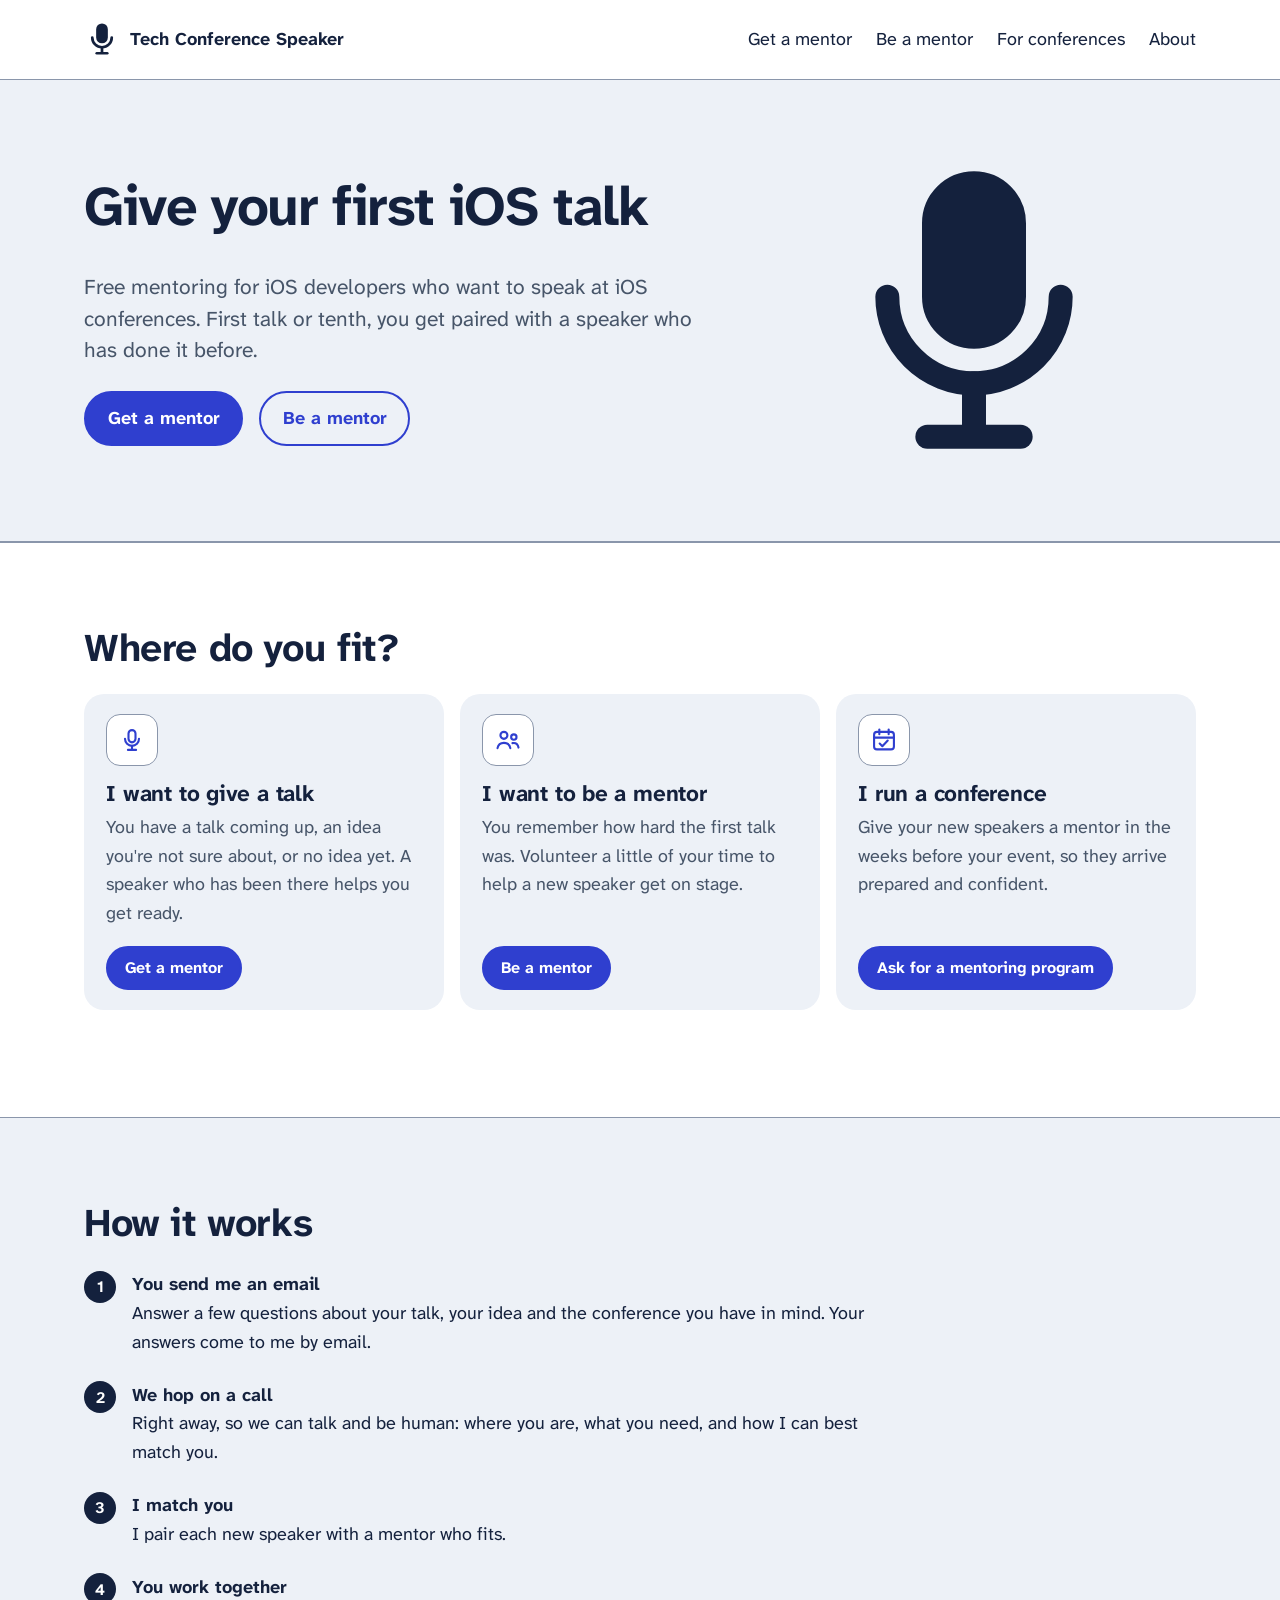
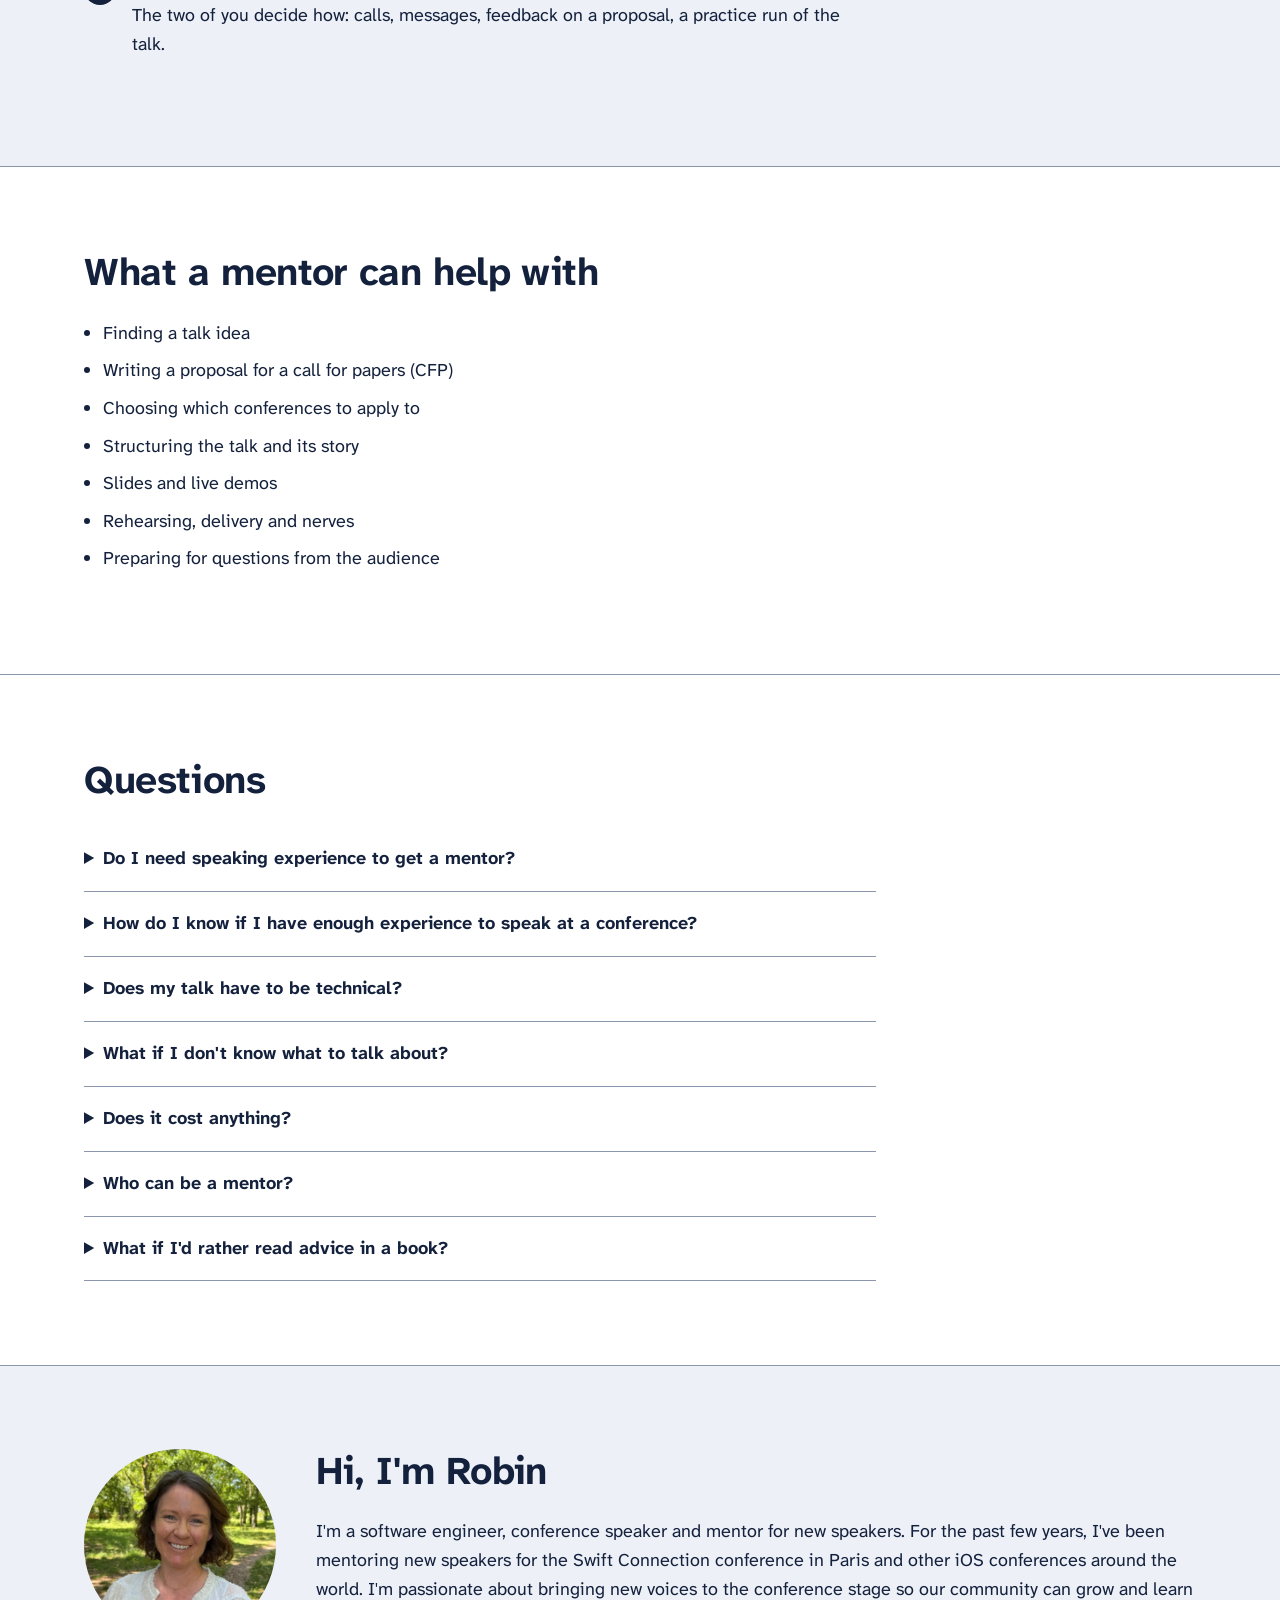
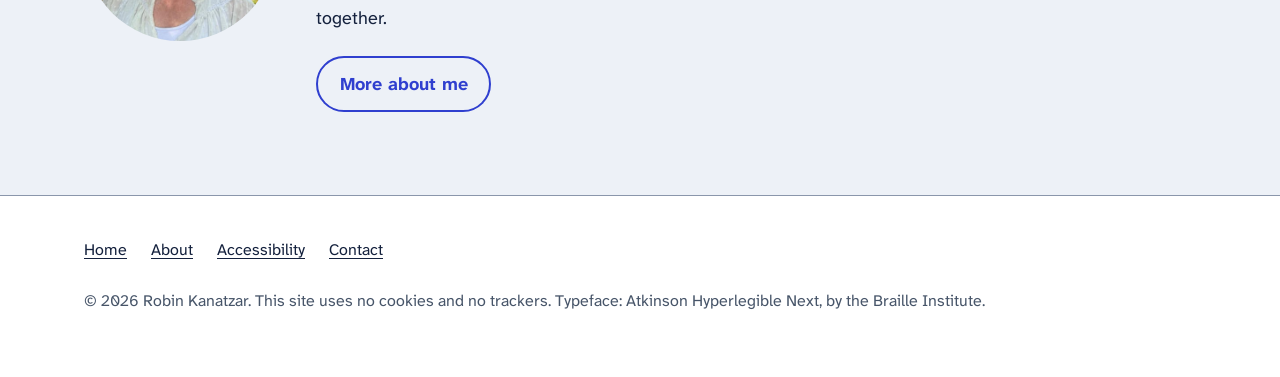
<file: index.html>
<!DOCTYPE html>
<html lang="en">
<head>
<meta charset="utf-8">
<meta name="viewport" content="width=device-width, initial-scale=1">
<title>Tech Conference Speaker: mentoring for iOS developers who want to give a talk</title>
<meta name="description" content="A free mentoring exchange for iOS developers who want to speak at developer conferences. Get a mentor for your talk, volunteer as a mentor, or ask for a mentoring program for your conference.">
<link rel="canonical" href="https://techconferencespeaker.com/">
<meta property="og:title" content="Tech Conference Speaker: mentoring for iOS developers who want to give a talk">
<meta property="og:type" content="website">
<meta property="og:site_name" content="Tech Conference Speaker">
<meta property="og:url" content="https://techconferencespeaker.com/">
<meta property="og:description" content="A free mentoring exchange for iOS developers who want to speak at developer conferences. Get a mentor for your talk, volunteer as a mentor, or ask for a mentoring program for your conference.">
<link rel="preload" href="/fonts/atkinson-hyperlegible-next-latin-700-normal.woff2" as="font" type="font/woff2" crossorigin>
<link rel="stylesheet" href="/styles.css">
<link rel="icon" href="/favicon.svg" type="image/svg+xml">
  <script async src="https://cdn.telemetrydeck.com/websdk/telemetrydeck.min.js" data-app-id="FC92B370-BA26-4645-B8F5-B3A3AD2EBDC9"></script>
</head>
<body>
<a class="skip" href="#main">Skip to content</a>
<header class="site-header">
  <div class="wrap">
    <a class="brand" href="/">Tech Conference Speaker</a>
    <nav class="site-nav" aria-label="Main">
      <ul>
        <li><a href="/speakers/">Get a mentor</a></li>
        <li><a href="/mentors/">Be a mentor</a></li>
        <li><a href="/conferences/">For conferences</a></li>
        <li><a href="/about/">About</a></li>
      </ul>
    </nav>
  </div>
</header>

<main id="main">
<section class="home-hero" aria-labelledby="page-title">
  <div class="wrap">
    <div class="hero-text">
      <h1 id="page-title">Give your first iOS talk</h1>
      <p class="lede">Free mentoring for iOS developers who want to speak at iOS conferences. First talk or tenth, you get paired with a speaker who has done it before.</p>
      <div class="actions">
        <a class="button" href="/speakers/">Get a mentor</a>
        <a class="button secondary" href="/mentors/">Be a mentor</a>
      </div>
    </div>
    <span class="hero-mark" aria-hidden="true"></span>
  </div>
</section>

<section aria-labelledby="start">
  <div class="wrap">
    <h2 id="start">Where do you fit?</h2>
    <ul class="cards" role="list">
      <li class="card">
        <span class="card-icon" aria-hidden="true"><svg viewBox="0 0 24 24" width="28" height="28" fill="none" stroke="currentColor" stroke-width="1.8" stroke-linecap="round" stroke-linejoin="round"><path d="M12 3.5a3 3 0 0 0-3 3V11a3 3 0 0 0 6 0V6.5a3 3 0 0 0-3-3z"/><path d="M6 11a6 6 0 0 0 12 0"/><path d="M12 17v3.5"/><path d="M8.5 20.5h7"/></svg></span>
        <h3>I want to give a talk</h3>
        <p>You have a talk coming up, an idea you're not sure about, or no idea yet. A speaker who has been there helps you get ready.</p>
        <a class="button small" href="/speakers/">Get a mentor</a>
      </li>
      <li class="card">
        <span class="card-icon" aria-hidden="true"><svg viewBox="0 0 24 24" width="28" height="28" fill="none" stroke="currentColor" stroke-width="1.8" stroke-linecap="round" stroke-linejoin="round"><circle cx="8.5" cy="8" r="3"/><path d="M3 19c.6-3 2.8-4.5 5.5-4.5S13.400 16 14 19"/><circle cx="17" cy="9.500" r="2.300"/><path d="M15.800 14.700c2.600-.500 4.600.900 5.200 3.800"/></svg></span>
        <h3>I want to be a mentor</h3>
        <p>You remember how hard the first talk was. Volunteer a little of your time to help a new speaker get on stage.</p>
        <a class="button small" href="/mentors/">Be a mentor</a>
      </li>
      <li class="card">
        <span class="card-icon" aria-hidden="true"><svg viewBox="0 0 24 24" width="28" height="28" fill="none" stroke="currentColor" stroke-width="1.8" stroke-linecap="round" stroke-linejoin="round"><rect x="3.500" y="5" width="17" height="15" rx="2.500"/><path d="M3.500 10h17"/><path d="M8 3v4"/><path d="M16 3v4"/><path d="M8.300 15l2.300 2.300 4.600-4.800"/></svg></span>
        <h3>I run a conference</h3>
        <p>Give your new speakers a mentor in the weeks before your event, so they arrive prepared and confident.</p>
        <a class="button small" href="/conferences/">Ask for a mentoring program</a>
      </li>
    </ul>
  </div>
</section>

<section class="tinted" aria-labelledby="how">
  <div class="wrap">
    <h2 id="how">How it works</h2>
    <ol class="steps" role="list">
      <li><strong>You send me an email</strong> Answer a few questions about your talk, your idea and the conference you have in mind. Your answers come to me by email.</li>
      <li><strong>We hop on a call</strong> Right away, so we can talk and be human: where you are, what you need, and how I can best match you.</li>
      <li><strong>I match you</strong> I pair each new speaker with a mentor who fits.</li>
      <li><strong>You work together</strong> The two of you decide how: calls, messages, feedback on a proposal, a practice run of the talk.</li>
    </ol>
  </div>
</section>

<section aria-labelledby="help">
  <div class="wrap">
    <h2 id="help">What a mentor can help with</h2>
    <ul class="plain-list">
      <li>Finding a talk idea</li>
      <li>Writing a proposal for a call for papers (CFP)</li>
      <li>Choosing which conferences to apply to</li>
      <li>Structuring the talk and its story</li>
      <li>Slides and live demos</li>
      <li>Rehearsing, delivery and nerves</li>
      <li>Preparing for questions from the audience</li>
    </ul>
  </div>
</section>

<section aria-labelledby="faq">
  <div class="wrap">
    <h2 id="faq">Questions</h2>
    <details>
      <summary>Do I need speaking experience to get a mentor?</summary>
      <p>No. If you've never given a talk, you're exactly who this is for. If you've given a few and want to get better, you're welcome too.</p>
    </details>
    <details>
      <summary>How do I know if I have enough experience to speak at a conference?</summary>
      <p>You don't have to be an expert on everything. You need to know more than the audience about one little thing, and tell your own story.</p>
    </details>
    <details>
      <summary>Does my talk have to be technical?</summary>
      <p>Not at all. Conferences accept talks about soft skills and personal stories all the time.</p>
    </details>
    <details>
      <summary>What if I don't know what to talk about?</summary>
      <p>Say so when you write to me. Finding an idea is one of the things a mentor can help with, and most people have several good talk ideas without realizing it.</p>
    </details>
    <details>
      <summary>Does it cost anything?</summary>
      <p>No. Mentors are volunteers, and getting a mentor is free.</p>
    </details>
    <details>
      <summary>Who can be a mentor?</summary>
      <p>Anyone who has spoken at a developer conference and wants to help someone else do it. You don't need to be a famous speaker.</p>
    </details>
    <details>
      <summary>What if I'd rather read advice in a book?</summary>
      <div class="book-split">
        <img class="book-cover" src="/assets/tech-talks-cover.jpg" alt="Cover of the book Tech Talks: How to get started speaking at technical conferences, by Robin Kanatzar. A silver microphone on a dark red background." width="480" height="766" loading="lazy">
        <div>
          <p>As an introvert, I understand. I wrote a book called Tech Talks that takes you through it one step at a time.</p>
          <div class="actions"><a class="button secondary small" href="https://8149300343616.gumroad.com/l/tech-talks">Get Tech Talks on Gumroad</a></div>
        </div>
      </div>
    </details>
  </div>
</section>

<section class="tinted" aria-labelledby="robin">
  <div class="wrap about-split">
    <img class="portrait" src="/assets/robin.jpg" alt="Robin Kanatzar" width="192" height="192" loading="lazy">
    <div>
      <h2 id="robin">Hi, I'm Robin</h2>
      <p>I'm a software engineer, conference speaker and mentor for new speakers. For the past few years, I've been mentoring new speakers for the Swift Connection conference in Paris and other iOS conferences around the world. I'm passionate about bringing new voices to the conference stage so our community can grow and learn together.</p>
      <div class="actions"><a class="button secondary" href="/about/">More about me</a></div>
    </div>
  </div>
</section>
</main>

<footer class="site-footer">
  <div class="wrap">
    <ul>
      <li><a href="/">Home</a></li>
      <li><a href="/about/">About</a></li>
      <li><a href="/accessibility/">Accessibility</a></li>
      <li><a href="mailto:hello@robinkanatzar.com">Contact<span class="sr-only"> (opens your email app)</span></a></li>
    </ul>
    <p>© 2026 Robin Kanatzar. This site uses no cookies and no trackers. Typeface: Atkinson Hyperlegible Next, by the Braille Institute.</p>
  </div>
</footer>
</body>
</html>
</file>
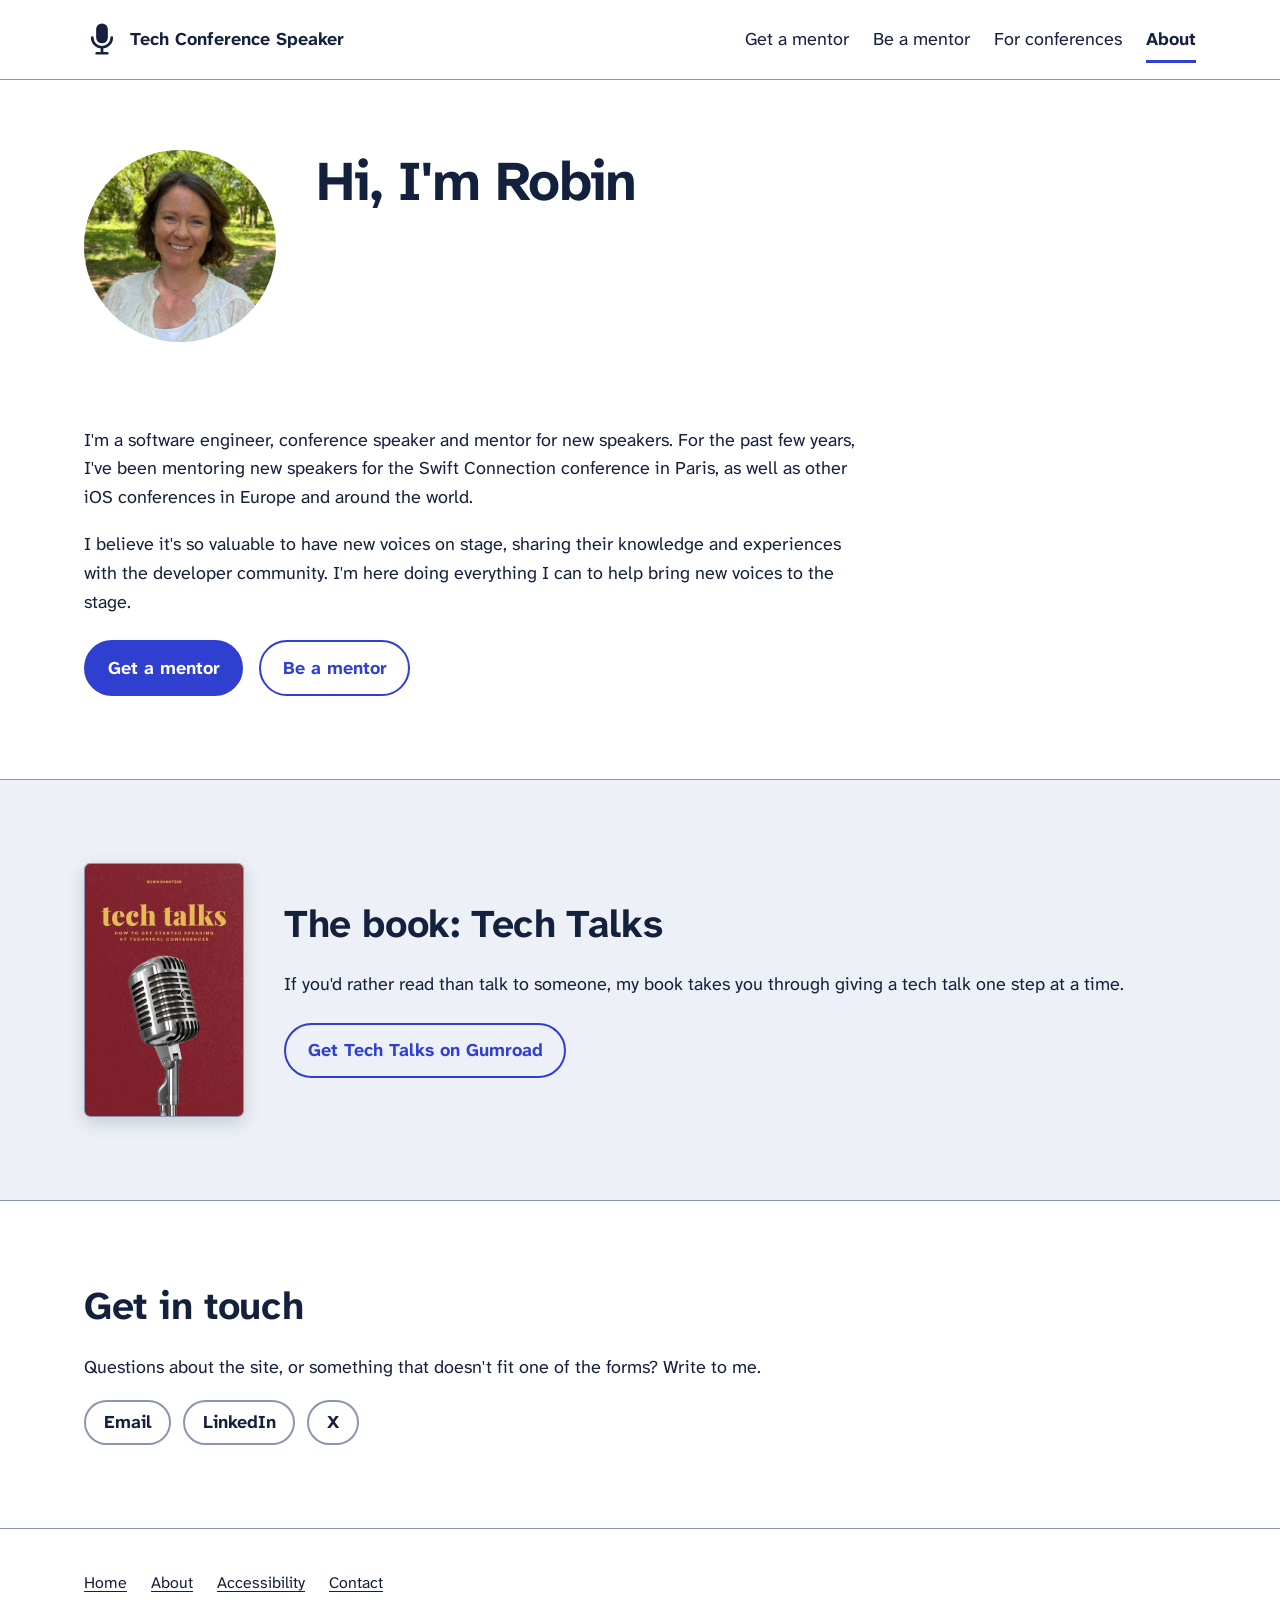
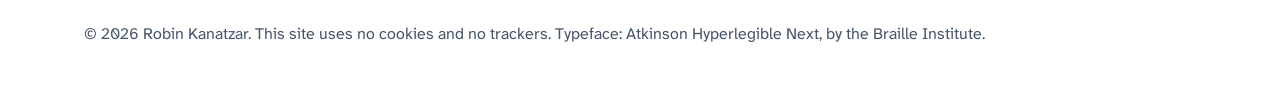
<file: about/index.html>
<!DOCTYPE html>
<html lang="en">
<head>
<meta charset="utf-8">
<meta name="viewport" content="width=device-width, initial-scale=1">
<title>About Robin Kanatzar | Tech Conference Speaker</title>
<meta name="description" content="Tech Conference Speaker is run by Robin Kanatzar, a software engineer, conference speaker and mentor for new speakers.">
<link rel="canonical" href="https://techconferencespeaker.com/about/">
<meta property="og:title" content="About Robin Kanatzar | Tech Conference Speaker">
<meta property="og:type" content="website">
<meta property="og:site_name" content="Tech Conference Speaker">
<meta property="og:url" content="https://techconferencespeaker.com/about/">
<meta property="og:description" content="Tech Conference Speaker is run by Robin Kanatzar, a software engineer, conference speaker and mentor for new speakers.">
<link rel="preload" href="/fonts/atkinson-hyperlegible-next-latin-700-normal.woff2" as="font" type="font/woff2" crossorigin>
<link rel="stylesheet" href="/styles.css">
<link rel="icon" href="/favicon.svg" type="image/svg+xml">
  <script async src="https://cdn.telemetrydeck.com/websdk/telemetrydeck.min.js" data-app-id="FC92B370-BA26-4645-B8F5-B3A3AD2EBDC9"></script>
</head>
<body>
<a class="skip" href="#main">Skip to content</a>
<header class="site-header">
  <div class="wrap">
    <a class="brand" href="/">Tech Conference Speaker</a>
    <nav class="site-nav" aria-label="Main">
      <ul>
        <li><a href="/speakers/">Get a mentor</a></li>
        <li><a href="/mentors/">Be a mentor</a></li>
        <li><a href="/conferences/">For conferences</a></li>
        <li><a href="/about/" aria-current="page">About</a></li>
      </ul>
    </nav>
  </div>
</header>

<main id="main">
<section class="page-head" aria-labelledby="page-title">
  <div class="wrap about-split">
    <img class="portrait" src="/assets/robin.jpg" alt="Robin Kanatzar" width="192" height="192">
    <div>
      <h1 id="page-title">Hi, I'm Robin</h1>
    </div>
  </div>
</section>

<section>
  <div class="wrap">
    <p>I'm a software engineer, conference speaker and mentor for new speakers. For the past few years, I've been mentoring new speakers for the Swift Connection conference in Paris, as well as other iOS conferences in Europe and around the world.</p>
    <p>I believe it's so valuable to have new voices on stage, sharing their knowledge and experiences with the developer community. I'm here doing everything I can to help bring new voices to the stage.</p>
    <div class="actions">
      <a class="button" href="/speakers/">Get a mentor</a>
      <a class="button secondary" href="/mentors/">Be a mentor</a>
    </div>
  </div>
</section>

<section class="tinted" aria-labelledby="book">
  <div class="wrap book-split">
    <img class="book-cover" src="/assets/tech-talks-cover.jpg" alt="Cover of the book Tech Talks: How to get started speaking at technical conferences, by Robin Kanatzar. A silver microphone on a dark red background." width="480" height="766" loading="lazy">
    <div>
      <h2 id="book">The book: Tech Talks</h2>
      <p>If you'd rather read than talk to someone, my book takes you through giving a tech talk one step at a time.</p>
      <div class="actions"><a class="button secondary" href="https://8149300343616.gumroad.com/l/tech-talks">Get Tech Talks on Gumroad</a></div>
    </div>
  </div>
</section>

<section aria-labelledby="connect">
  <div class="wrap">
    <h2 id="connect">Get in touch</h2>
    <p>Questions about the site, or something that doesn't fit one of the forms? Write to me.</p>
    <ul class="connect-links" role="list">
      <li><a href="mailto:hello@robinkanatzar.com">Email<span class="sr-only"> (opens your email app)</span></a></li>
      <li><a href="https://www.linkedin.com/in/robin-kanatzar-63851a58/">LinkedIn</a></li>
      <li><a href="https://x.com/RobinKanatzar">X</a></li>
    </ul>
  </div>
</section>
</main>

<footer class="site-footer">
  <div class="wrap">
    <ul>
      <li><a href="/">Home</a></li>
      <li><a href="/about/">About</a></li>
      <li><a href="/accessibility/">Accessibility</a></li>
      <li><a href="mailto:hello@robinkanatzar.com">Contact<span class="sr-only"> (opens your email app)</span></a></li>
    </ul>
    <p>© 2026 Robin Kanatzar. This site uses no cookies and no trackers. Typeface: Atkinson Hyperlegible Next, by the Braille Institute.</p>
  </div>
</footer>
</body>
</html>
</file>
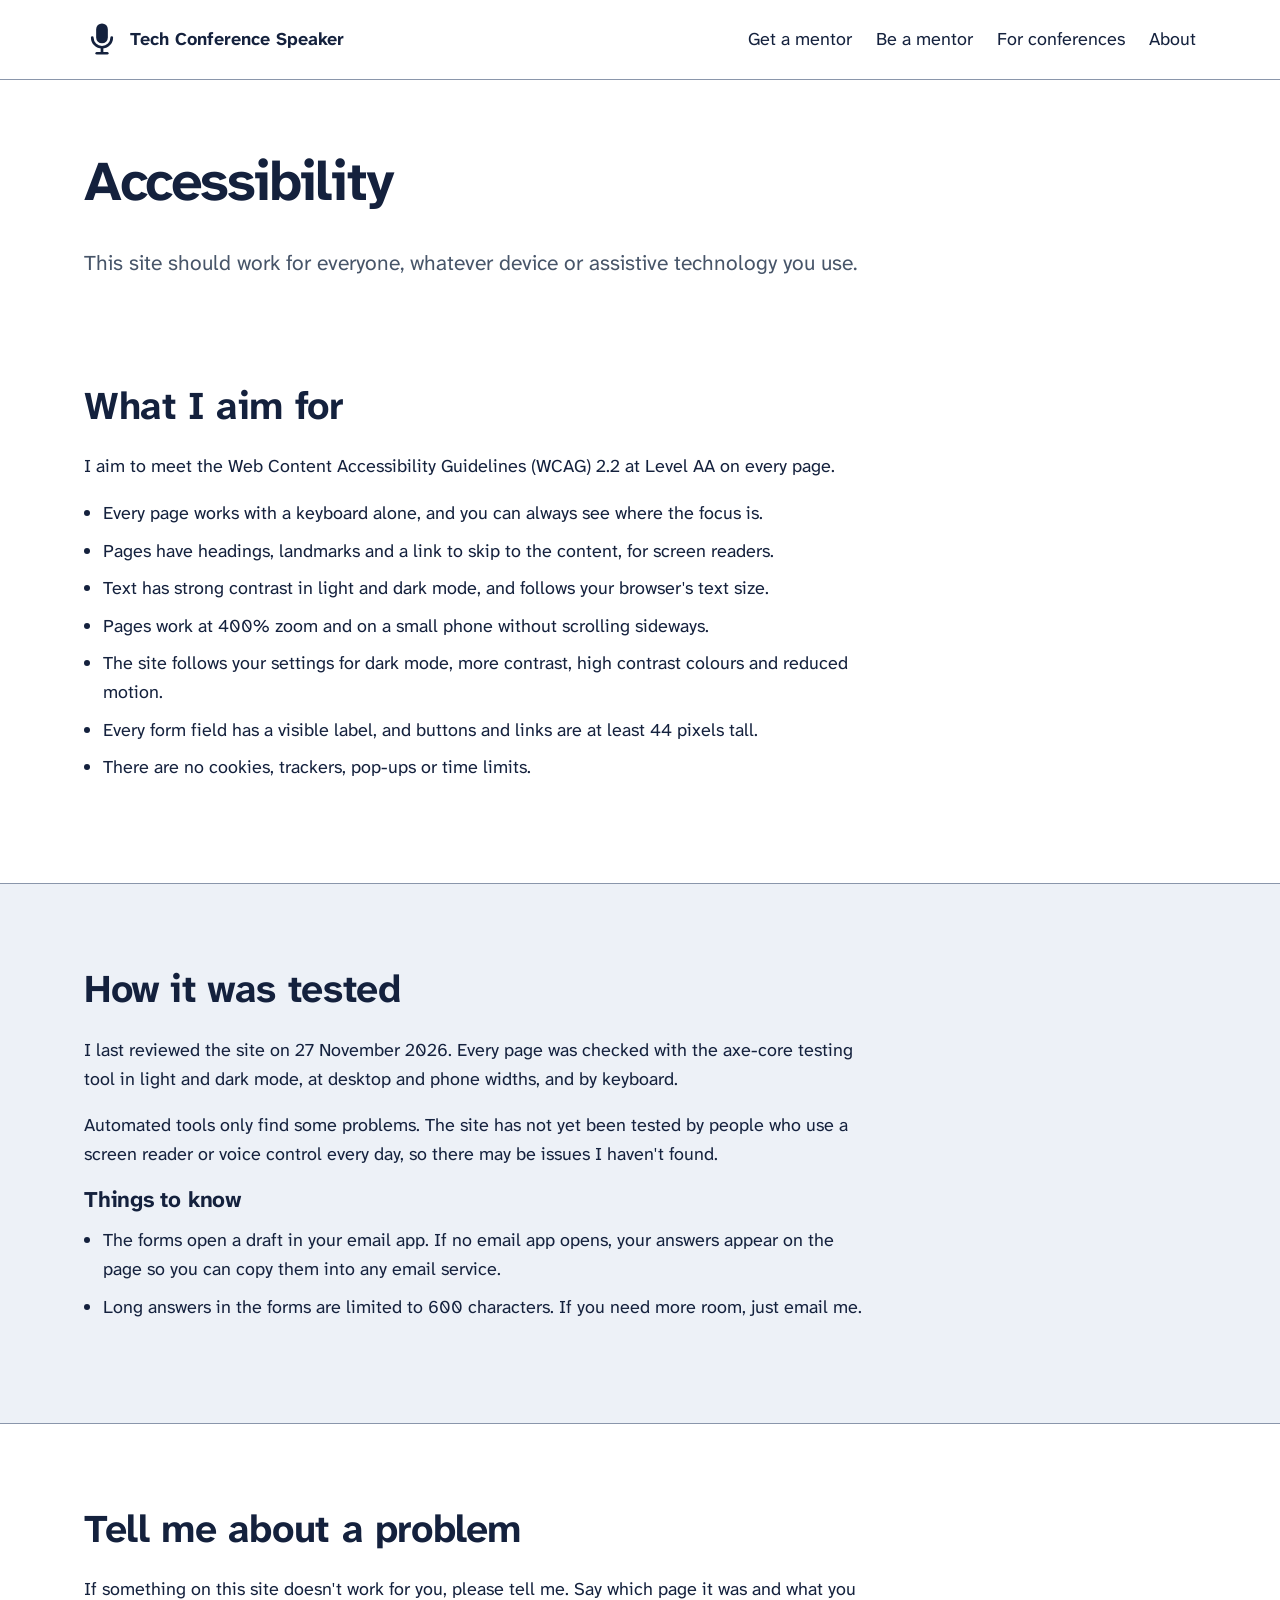
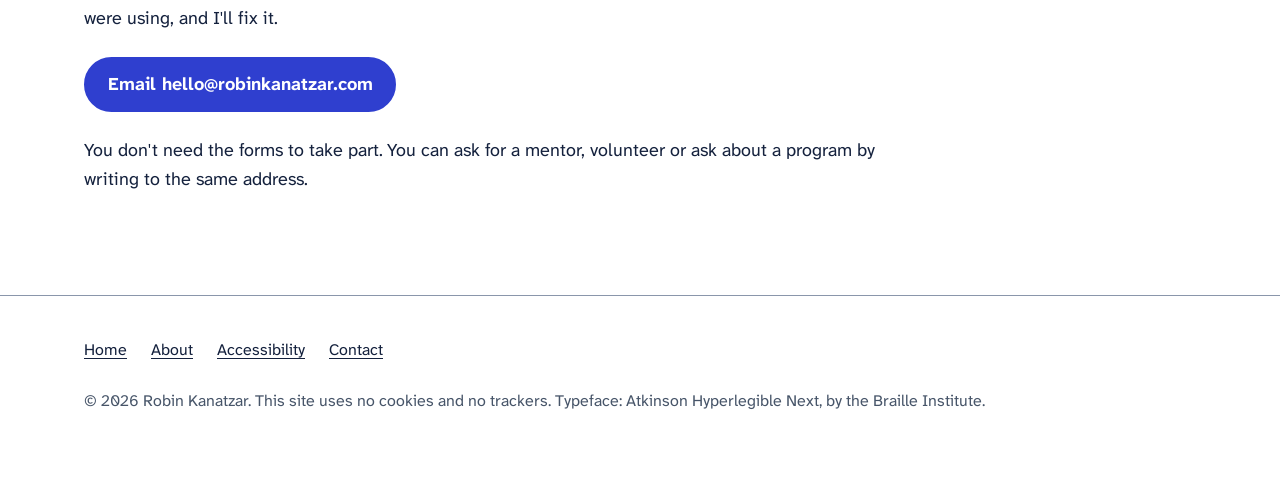
<file: accessibility/index.html>
<!DOCTYPE html>
<html lang="en">
<head>
<meta charset="utf-8">
<meta name="viewport" content="width=device-width, initial-scale=1">
<title>Accessibility | Tech Conference Speaker</title>
<meta name="description" content="How techconferencespeaker.com is built and tested for accessibility, and how to report a problem.">
<link rel="canonical" href="https://techconferencespeaker.com/accessibility/">
<meta property="og:title" content="Accessibility | Tech Conference Speaker">
<meta property="og:type" content="website">
<meta property="og:site_name" content="Tech Conference Speaker">
<meta property="og:url" content="https://techconferencespeaker.com/accessibility/">
<meta property="og:description" content="How techconferencespeaker.com is built and tested for accessibility, and how to report a problem.">
<link rel="preload" href="/fonts/atkinson-hyperlegible-next-latin-700-normal.woff2" as="font" type="font/woff2" crossorigin>
<link rel="stylesheet" href="/styles.css">
<link rel="icon" href="/favicon.svg" type="image/svg+xml">
</head>
<body>
<a class="skip" href="#main">Skip to content</a>
<header class="site-header">
  <div class="wrap">
    <a class="brand" href="/">Tech Conference Speaker</a>
    <nav class="site-nav" aria-label="Main">
      <ul>
        <li><a href="/speakers/">Get a mentor</a></li>
        <li><a href="/mentors/">Be a mentor</a></li>
        <li><a href="/conferences/">For conferences</a></li>
        <li><a href="/about/">About</a></li>
      </ul>
    </nav>
  </div>
</header>

<main id="main">
<section class="page-head" aria-labelledby="page-title">
  <div class="wrap">
    <h1 id="page-title">Accessibility</h1>
    <p class="lede">This site should work for everyone, whatever device or assistive technology you use.</p>
  </div>
</section>

<section aria-labelledby="standard">
  <div class="wrap">
    <h2 id="standard">What I aim for</h2>
    <p>I aim to meet the Web Content Accessibility Guidelines (WCAG) 2.2 at Level AA on every page.</p>
    <ul class="plain-list">
      <li>Every page works with a keyboard alone, and you can always see where the focus is.</li>
      <li>Pages have headings, landmarks and a link to skip to the content, for screen readers.</li>
      <li>Text has strong contrast in light and dark mode, and follows your browser's text size.</li>
      <li>Pages work at 400% zoom and on a small phone without scrolling sideways.</li>
      <li>The site follows your settings for dark mode, more contrast, high contrast colours and reduced motion.</li>
      <li>Every form field has a visible label, and buttons and links are at least 44 pixels tall.</li>
      <li>There are no cookies, trackers, pop-ups or time limits.</li>
    </ul>
  </div>
</section>

<section class="tinted" aria-labelledby="tested">
  <div class="wrap">
    <h2 id="tested">How it was tested</h2>
    <p>I last reviewed the site on 27 November 2026. Every page was checked with the axe-core testing tool in light and dark mode, at desktop and phone widths, and by keyboard.</p>
    <p>Automated tools only find some problems. The site has not yet been tested by people who use a screen reader or voice control every day, so there may be issues I haven't found.</p>
    <h3>Things to know</h3>
    <ul class="plain-list">
      <li>The forms open a draft in your email app. If no email app opens, your answers appear on the page so you can copy them into any email service.</li>
      <li>Long answers in the forms are limited to 600 characters. If you need more room, just email me.</li>
    </ul>
  </div>
</section>

<section aria-labelledby="report">
  <div class="wrap">
    <h2 id="report">Tell me about a problem</h2>
    <p>If something on this site doesn't work for you, please tell me. Say which page it was and what you were using, and I'll fix it.</p>
    <div class="actions"><a class="button" href="mailto:hello@robinkanatzar.com?subject=Accessibility%20problem%20on%20techconferencespeaker.com">Email hello@robinkanatzar.com<span class="sr-only"> (opens your email app)</span></a></div>
    <p style="margin-top:1.5rem">You don't need the forms to take part. You can ask for a mentor, volunteer or ask about a program by writing to the same address.</p>
  </div>
</section>
</main>

<footer class="site-footer">
  <div class="wrap">
    <ul>
      <li><a href="/">Home</a></li>
      <li><a href="/about/">About</a></li>
      <li><a href="/accessibility/">Accessibility</a></li>
      <li><a href="mailto:hello@robinkanatzar.com">Contact<span class="sr-only"> (opens your email app)</span></a></li>
    </ul>
    <p>© 2026 Robin Kanatzar. This site uses no cookies and no trackers. Typeface: Atkinson Hyperlegible Next, by the Braille Institute.</p>
  </div>
</footer>
</body>
</html>
</file>
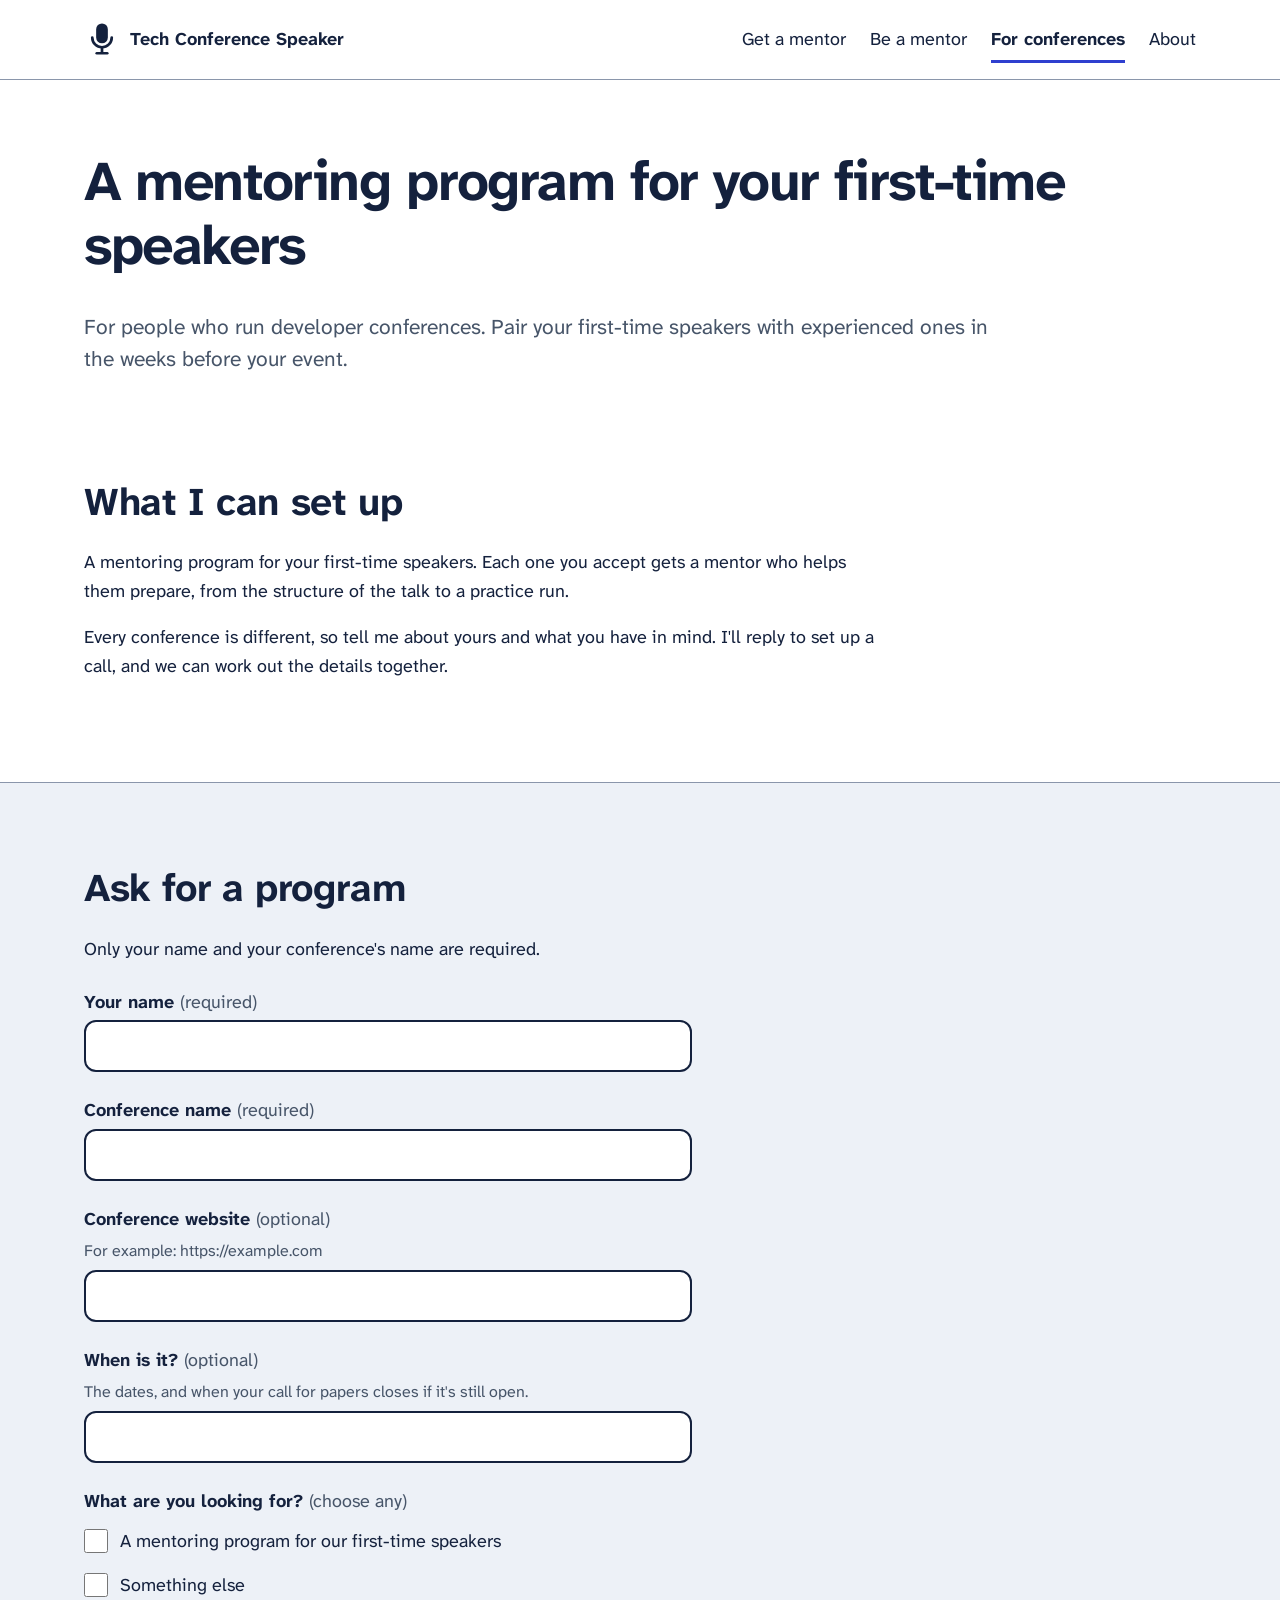
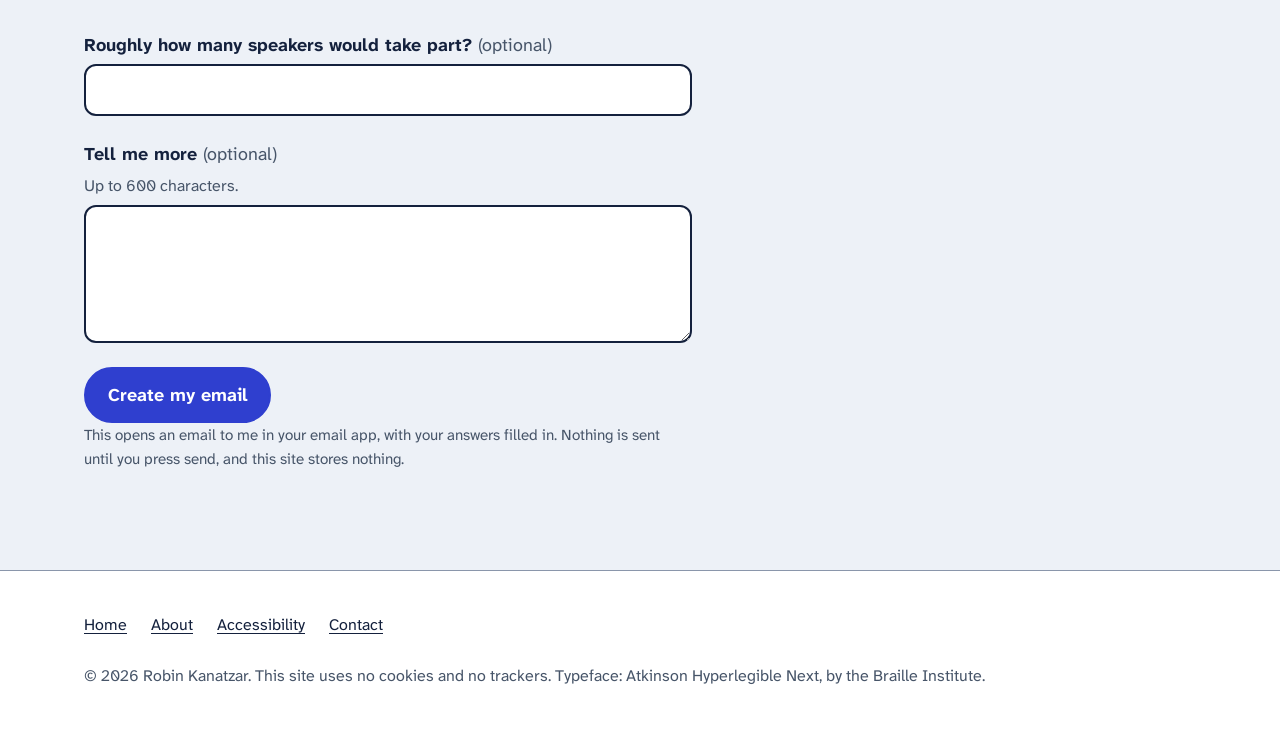
<file: conferences/index.html>
<!DOCTYPE html>
<html lang="en">
<head>
<meta charset="utf-8">
<meta name="viewport" content="width=device-width, initial-scale=1">
<title>A mentoring program for your conference | Tech Conference Speaker</title>
<meta name="description" content="Run a developer conference? Ask for a mentoring program that pairs your first-time speakers with experienced ones before the event.">
<link rel="canonical" href="https://techconferencespeaker.com/conferences/">
<meta property="og:title" content="A mentoring program for your conference | Tech Conference Speaker">
<meta property="og:type" content="website">
<meta property="og:site_name" content="Tech Conference Speaker">
<meta property="og:url" content="https://techconferencespeaker.com/conferences/">
<meta property="og:description" content="Run a developer conference? Ask for a mentoring program that pairs your first-time speakers with experienced ones before the event.">
<link rel="preload" href="/fonts/atkinson-hyperlegible-next-latin-700-normal.woff2" as="font" type="font/woff2" crossorigin>
<link rel="stylesheet" href="/styles.css">
<link rel="icon" href="/favicon.svg" type="image/svg+xml">
  <script async src="https://cdn.telemetrydeck.com/websdk/telemetrydeck.min.js" data-app-id="FC92B370-BA26-4645-B8F5-B3A3AD2EBDC9"></script>
</head>
<body>
<a class="skip" href="#main">Skip to content</a>
<header class="site-header">
  <div class="wrap">
    <a class="brand" href="/">Tech Conference Speaker</a>
    <nav class="site-nav" aria-label="Main">
      <ul>
        <li><a href="/speakers/">Get a mentor</a></li>
        <li><a href="/mentors/">Be a mentor</a></li>
        <li><a href="/conferences/" aria-current="page">For conferences</a></li>
        <li><a href="/about/">About</a></li>
      </ul>
    </nav>
  </div>
</header>

<main id="main">
<section class="page-head" aria-labelledby="page-title">
  <div class="wrap">
    <h1 id="page-title">A mentoring program for your first-time speakers</h1>
    <p class="lede">For people who run developer conferences. Pair your first-time speakers with experienced ones in the weeks before your event.</p>
  </div>
</section>

<section aria-labelledby="what">
  <div class="wrap">
    <h2 id="what">What I can set up</h2>
    <p>A mentoring program for your first-time speakers. Each one you accept gets a mentor who helps them prepare, from the structure of the talk to a practice run.</p>
    <p>Every conference is different, so tell me about yours and what you have in mind. I'll reply to set up a call, and we can work out the details together.</p>
  </div>
</section>

<section class="tinted" aria-labelledby="request">
  <div class="wrap">
    <h2 id="request">Ask for a program</h2>
    <p>Only your name and your conference's name are required.</p>
    <form class="form" action="mailto:hello@robinkanatzar.com?subject=A%20mentoring%20program%20for%20our%20conference" method="post" enctype="text/plain" data-mailto="hello@robinkanatzar.com" data-subject="A mentoring program for our conference">
      <div class="field" data-q="Name">
        <label for="name">Your name <span class="optional">(required)</span></label>
        <input type="text" id="name" name="name" maxlength="200" autocomplete="name" required>
      </div>
      <div class="field" data-q="Conference">
        <label for="conference">Conference name <span class="optional">(required)</span></label>
        <input type="text" id="conference" name="conference" maxlength="200" required>
      </div>
      <div class="field" data-q="Website">
        <label for="website">Conference website <span class="optional">(optional)</span></label>
        <span class="hint" id="website-hint">For example: https://example.com</span>
        <input type="url" id="website" name="website" maxlength="200" autocomplete="url" aria-describedby="website-hint">
      </div>
      <div class="field" data-q="When is it?">
        <label for="dates">When is it? <span class="optional">(optional)</span></label>
        <span class="hint" id="dates-hint">The dates, and when your call for papers closes if it's still open.</span>
        <input type="text" id="dates" name="dates" maxlength="200" aria-describedby="dates-hint">
      </div>
      <fieldset class="field" data-q="What are you looking for?">
        <legend>What are you looking for? <span class="optional">(choose any)</span></legend>
        <div class="choice"><input type="checkbox" id="program-1" name="program" value="A mentoring program for our first-time speakers"><label for="program-1">A mentoring program for our first-time speakers</label></div>
        <div class="choice"><input type="checkbox" id="program-2" name="program" value="Something else"><label for="program-2">Something else</label></div>
      </fieldset>
      <div class="field" data-q="How many speakers?">
        <label for="count">Roughly how many speakers would take part? <span class="optional">(optional)</span></label>
        <input type="text" id="count" name="count" maxlength="200">
      </div>
      <div class="field" data-q="More details">
        <label for="more">Tell me more <span class="optional">(optional)</span></label>
        <span class="hint" id="more-hint">Up to 600 characters.</span>
        <textarea id="more" name="more" rows="4" maxlength="600" aria-describedby="more-hint"></textarea>
      </div>
      <button class="button" type="submit">Create my email</button>
      <p class="fine">This opens an email to me in your email app, with your answers filled in. Nothing is sent until you press send, and this site stores nothing.</p>
    </form>
    <div class="form-result form" id="form-result" tabindex="-1" role="group" aria-labelledby="form-result-title" hidden>
      <h3 id="form-result-title">Your email is ready</h3>
      <p>Your email app should have opened with your answers. Press send there and I'll reply to set up a call.</p>
      <p>Nothing opened? Copy your answers below and email them to <a href="mailto:hello@robinkanatzar.com">hello@robinkanatzar.com</a>.</p>
      <label class="sr-only" for="form-output">Your answers</label>
      <textarea id="form-output" readonly></textarea>
      <div class="actions"><button class="button secondary small" type="button" id="form-copy">Copy my answers</button></div>
      <p class="fine" id="form-copied" role="status"></p>
    </div>
  </div>
</section>
</main>

<footer class="site-footer">
  <div class="wrap">
    <ul>
      <li><a href="/">Home</a></li>
      <li><a href="/about/">About</a></li>
      <li><a href="/accessibility/">Accessibility</a></li>
      <li><a href="mailto:hello@robinkanatzar.com">Contact<span class="sr-only"> (opens your email app)</span></a></li>
    </ul>
    <p>© 2026 Robin Kanatzar. This site uses no cookies and no trackers. Typeface: Atkinson Hyperlegible Next, by the Braille Institute.</p>
  </div>
</footer>
<script src="/assets/form.js" defer></script>
</body>
</html>
</file>
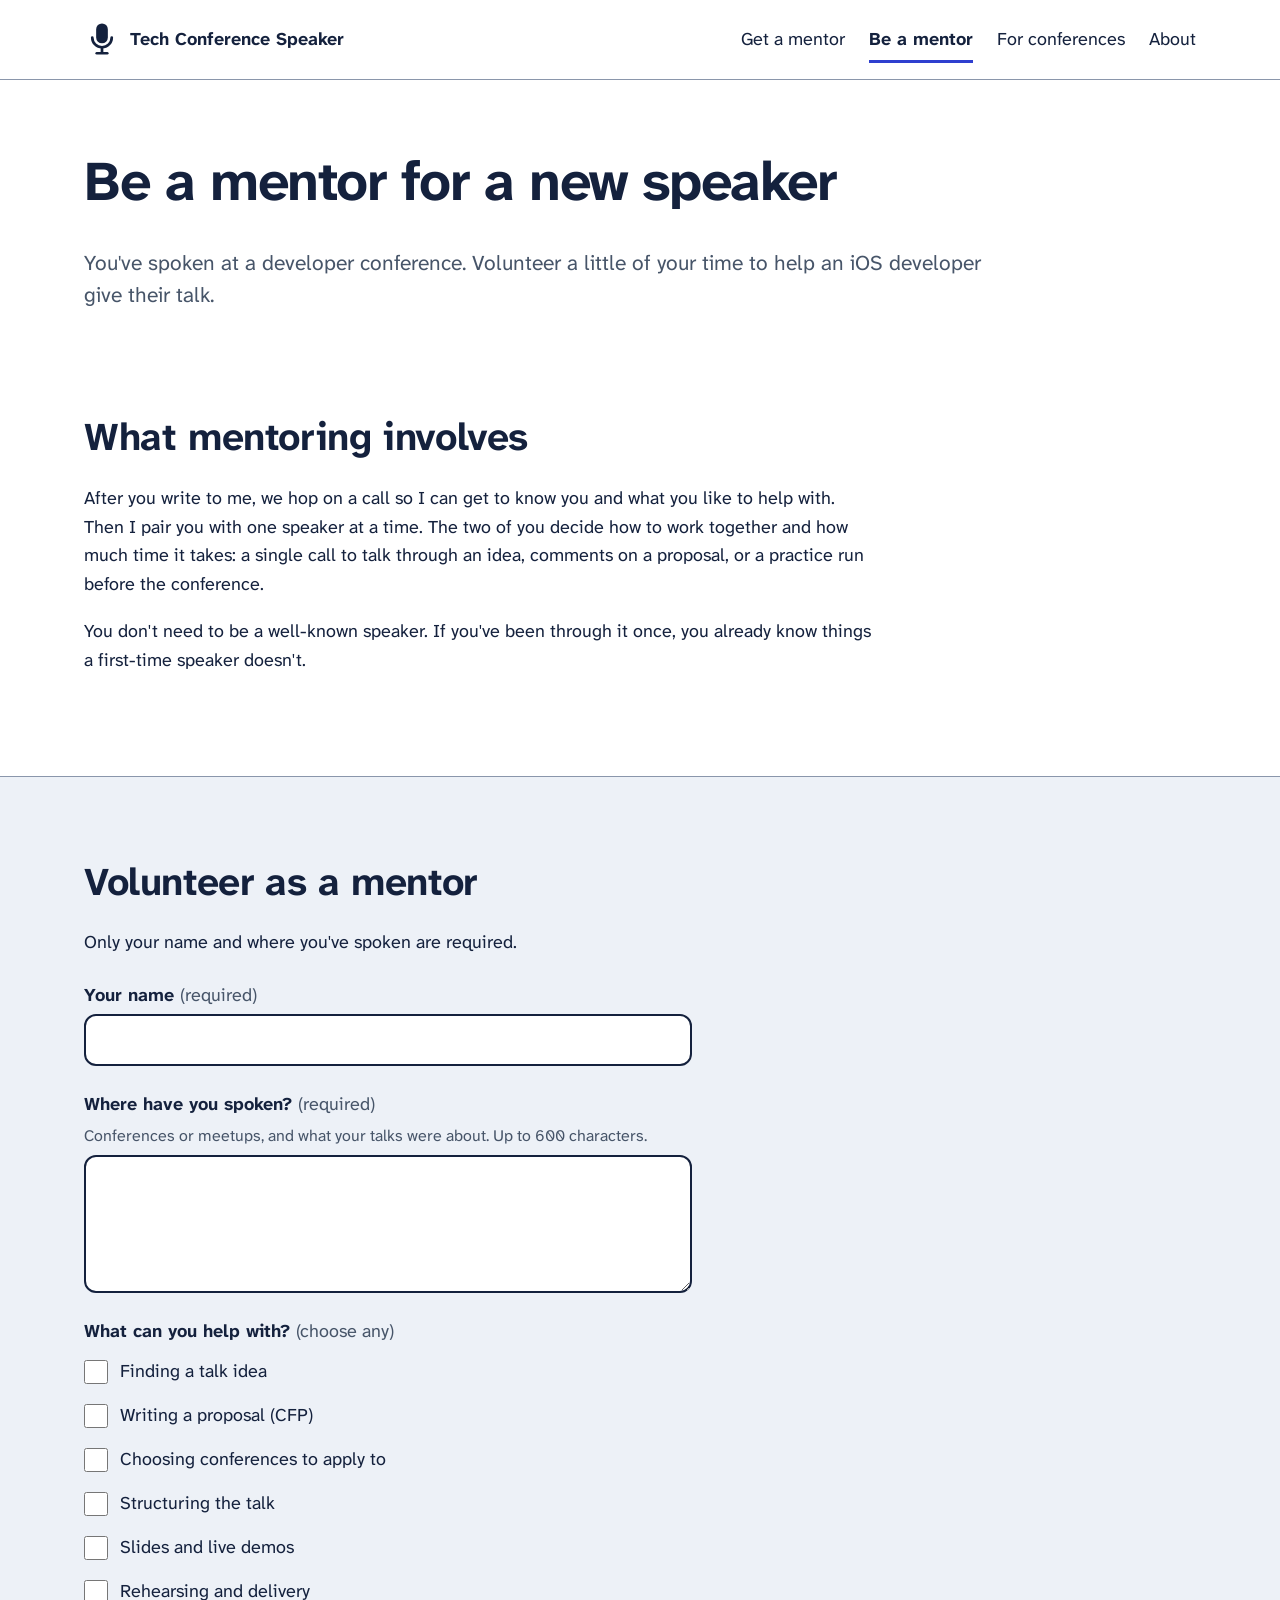
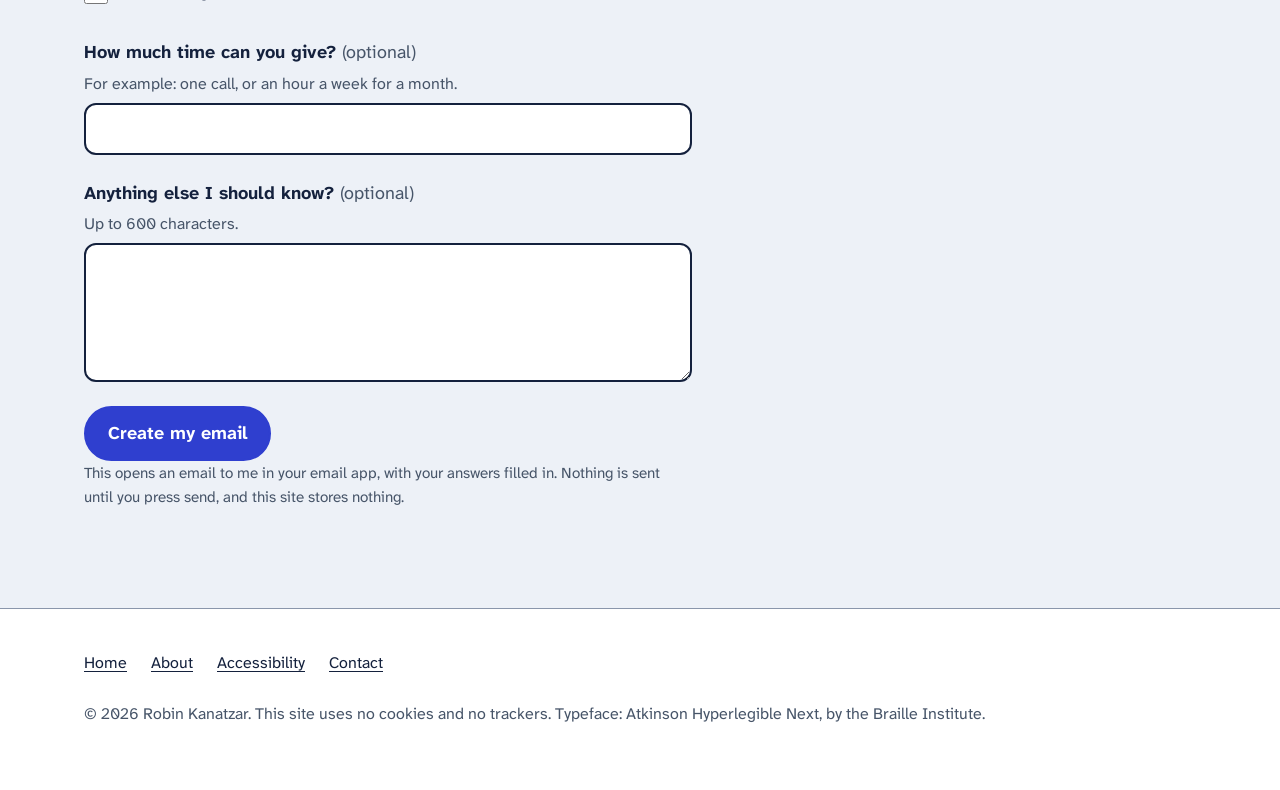
<file: mentors/index.html>
<!DOCTYPE html>
<html lang="en">
<head>
<meta charset="utf-8">
<meta name="viewport" content="width=device-width, initial-scale=1">
<title>Be a mentor for a new speaker | Tech Conference Speaker</title>
<meta name="description" content="Spoken at a developer conference? Volunteer to mentor an iOS developer who is preparing a talk.">
<link rel="canonical" href="https://techconferencespeaker.com/mentors/">
<meta property="og:title" content="Be a mentor for a new speaker | Tech Conference Speaker">
<meta property="og:type" content="website">
<meta property="og:site_name" content="Tech Conference Speaker">
<meta property="og:url" content="https://techconferencespeaker.com/mentors/">
<meta property="og:description" content="Spoken at a developer conference? Volunteer to mentor an iOS developer who is preparing a talk.">
<link rel="preload" href="/fonts/atkinson-hyperlegible-next-latin-700-normal.woff2" as="font" type="font/woff2" crossorigin>
<link rel="stylesheet" href="/styles.css">
<link rel="icon" href="/favicon.svg" type="image/svg+xml">
  <script async src="https://cdn.telemetrydeck.com/websdk/telemetrydeck.min.js" data-app-id="FC92B370-BA26-4645-B8F5-B3A3AD2EBDC9"></script>
</head>
<body>
<a class="skip" href="#main">Skip to content</a>
<header class="site-header">
  <div class="wrap">
    <a class="brand" href="/">Tech Conference Speaker</a>
    <nav class="site-nav" aria-label="Main">
      <ul>
        <li><a href="/speakers/">Get a mentor</a></li>
        <li><a href="/mentors/" aria-current="page">Be a mentor</a></li>
        <li><a href="/conferences/">For conferences</a></li>
        <li><a href="/about/">About</a></li>
      </ul>
    </nav>
  </div>
</header>

<main id="main">
<section class="page-head" aria-labelledby="page-title">
  <div class="wrap">
    <h1 id="page-title">Be a mentor for a new speaker</h1>
    <p class="lede">You've spoken at a developer conference. Volunteer a little of your time to help an iOS developer give their talk.</p>
  </div>
</section>

<section aria-labelledby="what">
  <div class="wrap">
    <h2 id="what">What mentoring involves</h2>
    <p>After you write to me, we hop on a call so I can get to know you and what you like to help with. Then I pair you with one speaker at a time. The two of you decide how to work together and how much time it takes: a single call to talk through an idea, comments on a proposal, or a practice run before the conference.</p>
    <p>You don't need to be a well-known speaker. If you've been through it once, you already know things a first-time speaker doesn't.</p>
  </div>
</section>

<section class="tinted" aria-labelledby="volunteer">
  <div class="wrap">
    <h2 id="volunteer">Volunteer as a mentor</h2>
    <p>Only your name and where you've spoken are required.</p>
    <form class="form" action="mailto:hello@robinkanatzar.com?subject=I%27d%20like%20to%20mentor%20a%20speaker" method="post" enctype="text/plain" data-mailto="hello@robinkanatzar.com" data-subject="I'd like to mentor a speaker">
      <div class="field" data-q="Name">
        <label for="name">Your name <span class="optional">(required)</span></label>
        <input type="text" id="name" name="name" maxlength="200" autocomplete="name" required>
      </div>
      <div class="field" data-q="Where have you spoken?">
        <label for="spoken">Where have you spoken? <span class="optional">(required)</span></label>
        <span class="hint" id="spoken-hint">Conferences or meetups, and what your talks were about. Up to 600 characters.</span>
        <textarea id="spoken" name="spoken" rows="4" maxlength="600" aria-describedby="spoken-hint" required></textarea>
      </div>
      <fieldset class="field" data-q="What can you help with?">
        <legend>What can you help with? <span class="optional">(choose any)</span></legend>
        <div class="choice"><input type="checkbox" id="topics-1" name="topics" value="Finding a talk idea"><label for="topics-1">Finding a talk idea</label></div>
        <div class="choice"><input type="checkbox" id="topics-2" name="topics" value="Writing a proposal (CFP)"><label for="topics-2">Writing a proposal (CFP)</label></div>
        <div class="choice"><input type="checkbox" id="topics-3" name="topics" value="Choosing conferences to apply to"><label for="topics-3">Choosing conferences to apply to</label></div>
        <div class="choice"><input type="checkbox" id="topics-4" name="topics" value="Structuring the talk"><label for="topics-4">Structuring the talk</label></div>
        <div class="choice"><input type="checkbox" id="topics-5" name="topics" value="Slides and live demos"><label for="topics-5">Slides and live demos</label></div>
        <div class="choice"><input type="checkbox" id="topics-6" name="topics" value="Rehearsing and delivery"><label for="topics-6">Rehearsing and delivery</label></div>
      </fieldset>
      <div class="field" data-q="How much time can you give?">
        <label for="time">How much time can you give? <span class="optional">(optional)</span></label>
        <span class="hint" id="time-hint">For example: one call, or an hour a week for a month.</span>
        <input type="text" id="time" name="time" maxlength="200" aria-describedby="time-hint">
      </div>
      <div class="field" data-q="Anything else?">
        <label for="more">Anything else I should know? <span class="optional">(optional)</span></label>
        <span class="hint" id="more-hint">Up to 600 characters.</span>
        <textarea id="more" name="more" rows="4" maxlength="600" aria-describedby="more-hint"></textarea>
      </div>
      <button class="button" type="submit">Create my email</button>
      <p class="fine">This opens an email to me in your email app, with your answers filled in. Nothing is sent until you press send, and this site stores nothing.</p>
    </form>
    <div class="form-result form" id="form-result" tabindex="-1" role="group" aria-labelledby="form-result-title" hidden>
      <h3 id="form-result-title">Your email is ready</h3>
      <p>Your email app should have opened with your answers. Press send there and I'll reply to set up a call.</p>
      <p>Nothing opened? Copy your answers below and email them to <a href="mailto:hello@robinkanatzar.com">hello@robinkanatzar.com</a>.</p>
      <label class="sr-only" for="form-output">Your answers</label>
      <textarea id="form-output" readonly></textarea>
      <div class="actions"><button class="button secondary small" type="button" id="form-copy">Copy my answers</button></div>
      <p class="fine" id="form-copied" role="status"></p>
    </div>
  </div>
</section>
</main>

<footer class="site-footer">
  <div class="wrap">
    <ul>
      <li><a href="/">Home</a></li>
      <li><a href="/about/">About</a></li>
      <li><a href="/accessibility/">Accessibility</a></li>
      <li><a href="mailto:hello@robinkanatzar.com">Contact<span class="sr-only"> (opens your email app)</span></a></li>
    </ul>
    <p>© 2026 Robin Kanatzar. This site uses no cookies and no trackers. Typeface: Atkinson Hyperlegible Next, by the Braille Institute.</p>
  </div>
</footer>
<script src="/assets/form.js" defer></script>
</body>
</html>
</file>
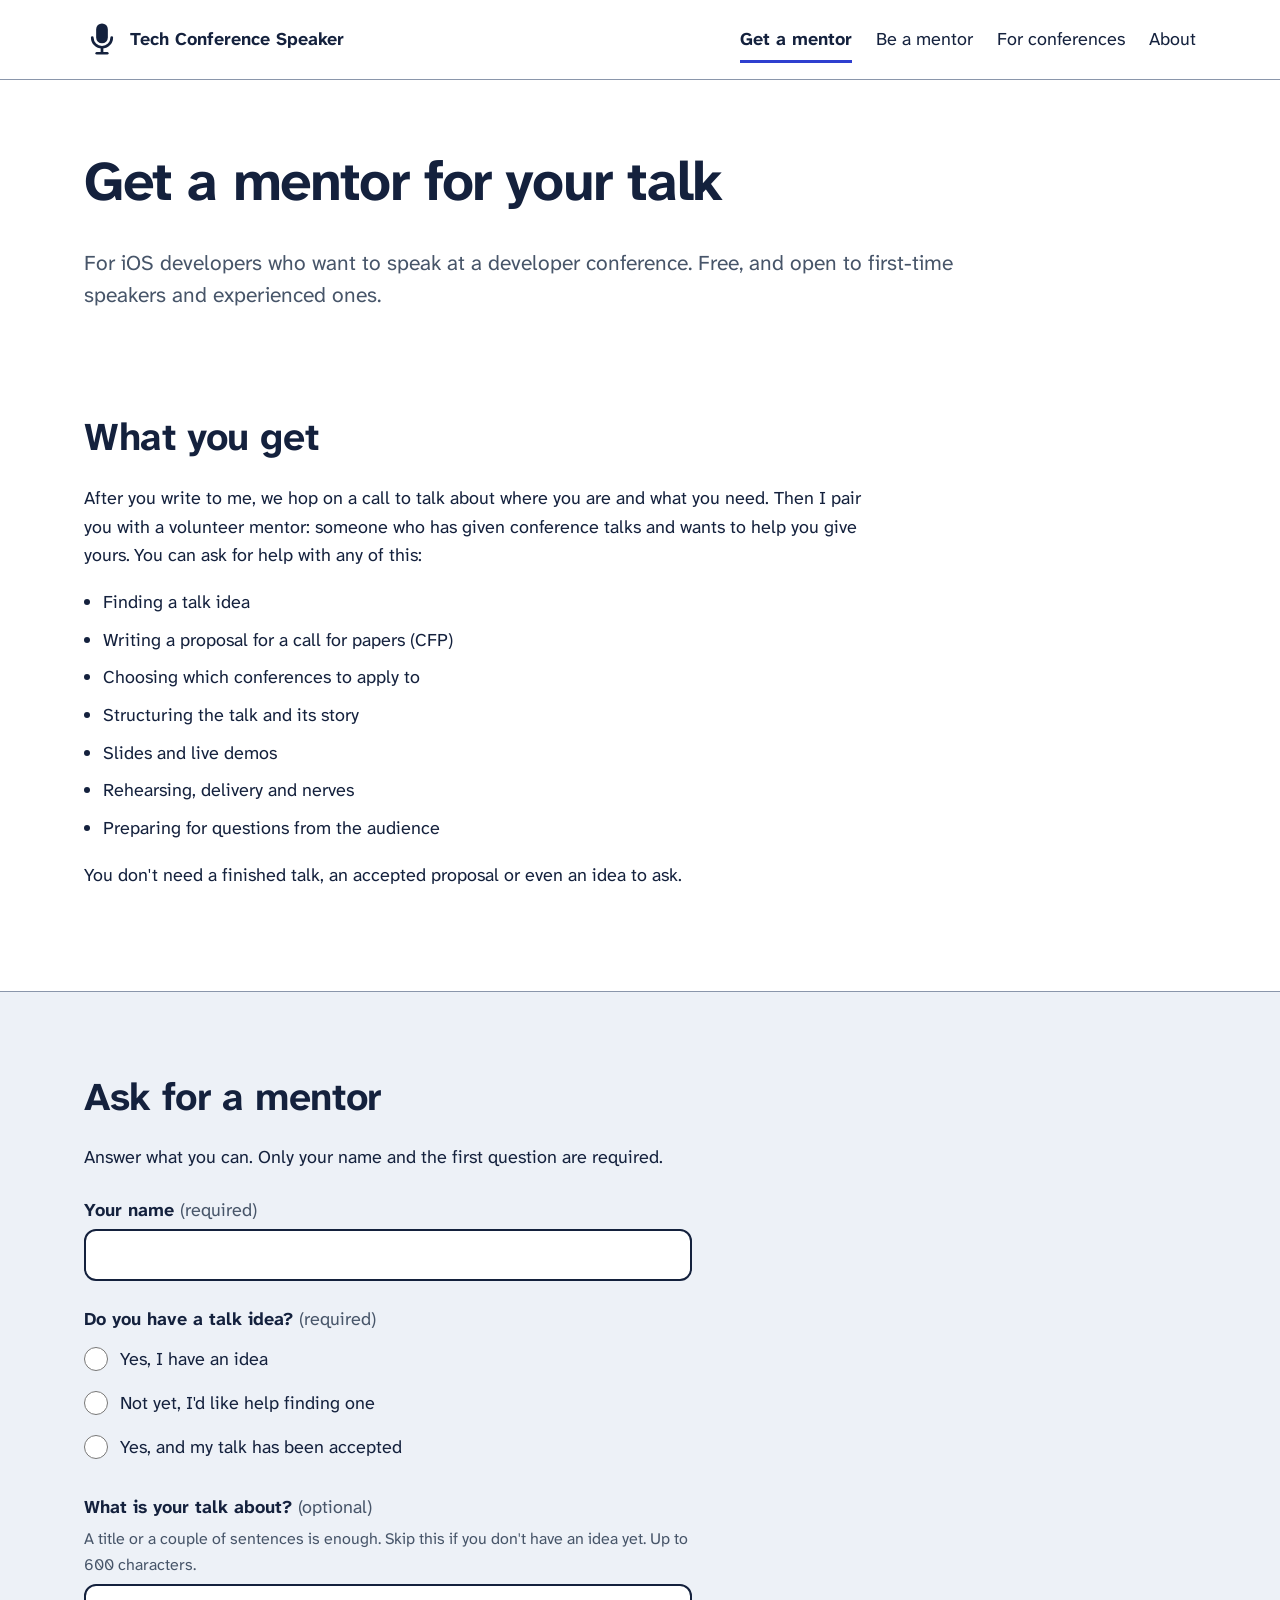
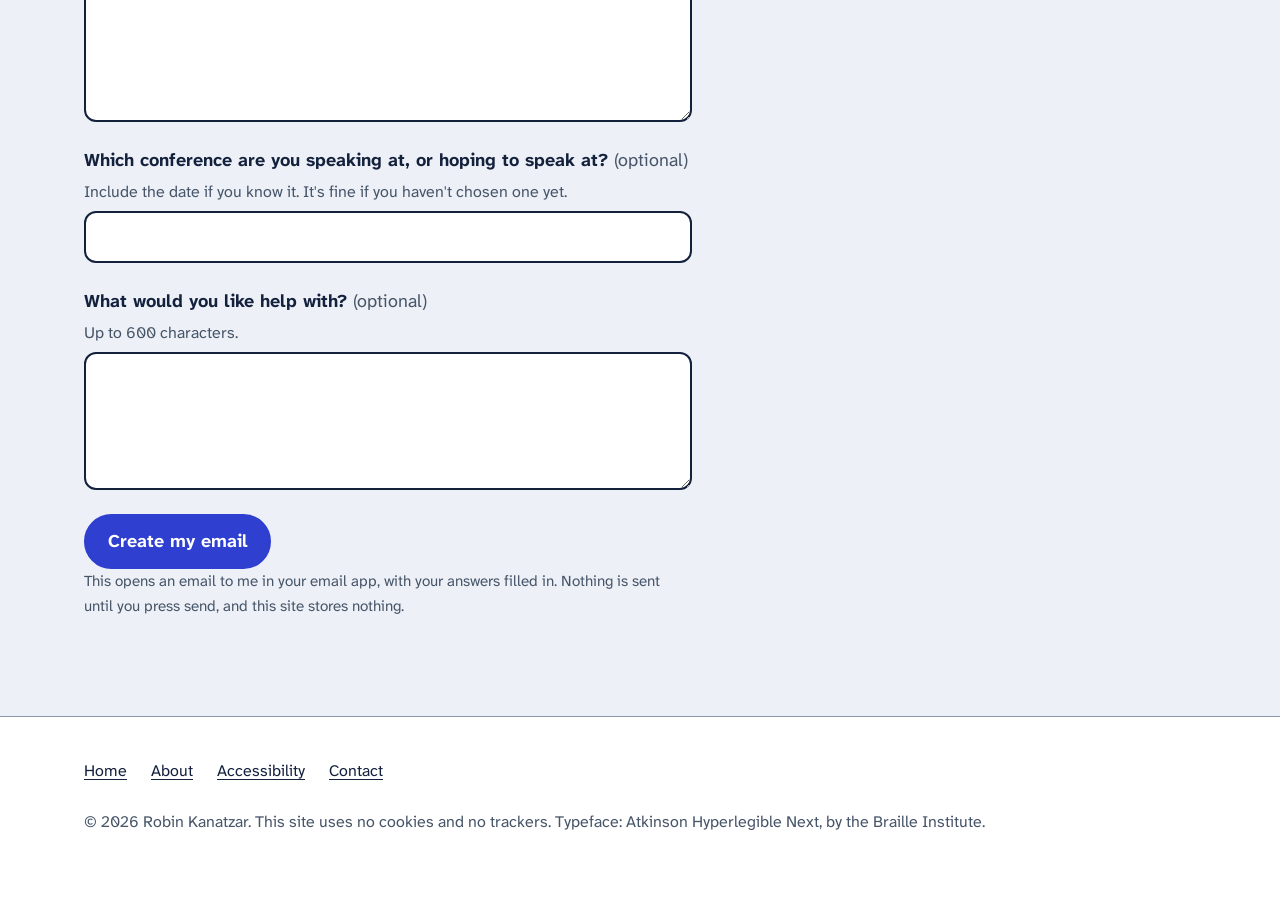
<file: speakers/index.html>
<!DOCTYPE html>
<html lang="en">
<head>
<meta charset="utf-8">
<meta name="viewport" content="width=device-width, initial-scale=1">
<title>Get a mentor for your talk | Tech Conference Speaker</title>
<meta name="description" content="iOS developer with a talk coming up, or an idea you're not sure about? Ask for a volunteer mentor who has spoken at conferences before. Free.">
<link rel="canonical" href="https://techconferencespeaker.com/speakers/">
<meta property="og:title" content="Get a mentor for your talk | Tech Conference Speaker">
<meta property="og:type" content="website">
<meta property="og:site_name" content="Tech Conference Speaker">
<meta property="og:url" content="https://techconferencespeaker.com/speakers/">
<meta property="og:description" content="iOS developer with a talk coming up, or an idea you're not sure about? Ask for a volunteer mentor who has spoken at conferences before. Free.">
<link rel="preload" href="/fonts/atkinson-hyperlegible-next-latin-700-normal.woff2" as="font" type="font/woff2" crossorigin>
<link rel="stylesheet" href="/styles.css">
<link rel="icon" href="/favicon.svg" type="image/svg+xml">
  <script async src="https://cdn.telemetrydeck.com/websdk/telemetrydeck.min.js" data-app-id="FC92B370-BA26-4645-B8F5-B3A3AD2EBDC9"></script>
</head>
<body>
<a class="skip" href="#main">Skip to content</a>
<header class="site-header">
  <div class="wrap">
    <a class="brand" href="/">Tech Conference Speaker</a>
    <nav class="site-nav" aria-label="Main">
      <ul>
        <li><a href="/speakers/" aria-current="page">Get a mentor</a></li>
        <li><a href="/mentors/">Be a mentor</a></li>
        <li><a href="/conferences/">For conferences</a></li>
        <li><a href="/about/">About</a></li>
      </ul>
    </nav>
  </div>
</header>

<main id="main">
<section class="page-head" aria-labelledby="page-title">
  <div class="wrap">
    <h1 id="page-title">Get a mentor for your talk</h1>
    <p class="lede">For iOS developers who want to speak at a developer conference. Free, and open to first-time speakers and experienced ones.</p>
  </div>
</section>

<section aria-labelledby="what">
  <div class="wrap">
    <h2 id="what">What you get</h2>
    <p>After you write to me, we hop on a call to talk about where you are and what you need. Then I pair you with a volunteer mentor: someone who has given conference talks and wants to help you give yours. You can ask for help with any of this:</p>
    <ul class="plain-list">
      <li>Finding a talk idea</li>
      <li>Writing a proposal for a call for papers (CFP)</li>
      <li>Choosing which conferences to apply to</li>
      <li>Structuring the talk and its story</li>
      <li>Slides and live demos</li>
      <li>Rehearsing, delivery and nerves</li>
      <li>Preparing for questions from the audience</li>
    </ul>
    <p>You don't need a finished talk, an accepted proposal or even an idea to ask.</p>
  </div>
</section>

<section class="tinted" aria-labelledby="ask">
  <div class="wrap">
    <h2 id="ask">Ask for a mentor</h2>
    <p>Answer what you can. Only your name and the first question are required.</p>
    <form class="form" action="mailto:hello@robinkanatzar.com?subject=I%27d%20like%20a%20speaking%20mentor" method="post" enctype="text/plain" data-mailto="hello@robinkanatzar.com" data-subject="I'd like a speaking mentor">
      <div class="field" data-q="Name">
        <label for="name">Your name <span class="optional">(required)</span></label>
        <input type="text" id="name" name="name" maxlength="200" autocomplete="name" required>
      </div>
      <fieldset class="field" data-q="Do you have a talk idea?">
        <legend>Do you have a talk idea? <span class="optional">(required)</span></legend>
        <div class="choice"><input type="radio" id="idea-1" name="idea" value="Yes, I have an idea" required><label for="idea-1">Yes, I have an idea</label></div>
        <div class="choice"><input type="radio" id="idea-2" name="idea" value="Not yet, I'd like help finding one" required><label for="idea-2">Not yet, I'd like help finding one</label></div>
        <div class="choice"><input type="radio" id="idea-3" name="idea" value="Yes, and my talk has been accepted" required><label for="idea-3">Yes, and my talk has been accepted</label></div>
      </fieldset>
      <div class="field" data-q="What is your talk about?">
        <label for="talk">What is your talk about? <span class="optional">(optional)</span></label>
        <span class="hint" id="talk-hint">A title or a couple of sentences is enough. Skip this if you don't have an idea yet. Up to 600 characters.</span>
        <textarea id="talk" name="talk" rows="4" maxlength="600" aria-describedby="talk-hint"></textarea>
      </div>
      <div class="field" data-q="Which conference?">
        <label for="conference">Which conference are you speaking at, or hoping to speak at? <span class="optional">(optional)</span></label>
        <span class="hint" id="conference-hint">Include the date if you know it. It's fine if you haven't chosen one yet.</span>
        <input type="text" id="conference" name="conference" maxlength="200" aria-describedby="conference-hint">
      </div>
      <div class="field" data-q="What would you like help with?">
        <label for="help">What would you like help with? <span class="optional">(optional)</span></label>
        <span class="hint" id="help-hint">Up to 600 characters.</span>
        <textarea id="help" name="help" rows="4" maxlength="600" aria-describedby="help-hint"></textarea>
      </div>
      <button class="button" type="submit">Create my email</button>
      <p class="fine">This opens an email to me in your email app, with your answers filled in. Nothing is sent until you press send, and this site stores nothing.</p>
    </form>
    <div class="form-result form" id="form-result" tabindex="-1" role="group" aria-labelledby="form-result-title" hidden>
      <h3 id="form-result-title">Your email is ready</h3>
      <p>Your email app should have opened with your answers. Press send there and I'll reply to set up a call.</p>
      <p>Nothing opened? Copy your answers below and email them to <a href="mailto:hello@robinkanatzar.com">hello@robinkanatzar.com</a>.</p>
      <label class="sr-only" for="form-output">Your answers</label>
      <textarea id="form-output" readonly></textarea>
      <div class="actions"><button class="button secondary small" type="button" id="form-copy">Copy my answers</button></div>
      <p class="fine" id="form-copied" role="status"></p>
    </div>
  </div>
</section>
</main>

<footer class="site-footer">
  <div class="wrap">
    <ul>
      <li><a href="/">Home</a></li>
      <li><a href="/about/">About</a></li>
      <li><a href="/accessibility/">Accessibility</a></li>
      <li><a href="mailto:hello@robinkanatzar.com">Contact<span class="sr-only"> (opens your email app)</span></a></li>
    </ul>
    <p>© 2026 Robin Kanatzar. This site uses no cookies and no trackers. Typeface: Atkinson Hyperlegible Next, by the Braille Institute.</p>
  </div>
</footer>
<script src="/assets/form.js" defer></script>
</body>
</html>
</file>
<file: styles.css>
/* Tech Conference Speaker — site styles. Same design as zerotoaccessible.com.
   Type: Atkinson Hyperlegible Next (Braille Institute; made for low-vision readers), self-hosted.
   Sizes in rem so the whole page follows the reader's browser text size. */

@font-face { font-family: "Atkinson Next"; font-weight: 400; font-display: swap;
  src: url("fonts/atkinson-hyperlegible-next-latin-400-normal.woff2") format("woff2"); unicode-range: U+0000-00FF, U+0131, U+0152-0153, U+02BB-02BC, U+02C6, U+02DA, U+02DC, U+2000-206F, U+20AC, U+2122, U+2191, U+2193, U+2212, U+2215, U+FEFF, U+FFFD; }
@font-face { font-family: "Atkinson Next"; font-weight: 700; font-display: swap;
  src: url("fonts/atkinson-hyperlegible-next-latin-700-normal.woff2") format("woff2"); unicode-range: U+0000-00FF, U+0131, U+0152-0153, U+02BB-02BC, U+02C6, U+02DA, U+02DC, U+2000-206F, U+20AC, U+2122, U+2191, U+2193, U+2212, U+2215, U+FEFF, U+FFFD; }
@font-face { font-family: "Atkinson Next"; font-weight: 400; font-display: swap;
  src: url("fonts/atkinson-hyperlegible-next-latin-ext-400-normal.woff2") format("woff2"); unicode-range: U+0100-02AF, U+0304, U+0308, U+0329, U+1E00-1E9F, U+1EF2-1EFF, U+2020, U+20A0-20AB, U+20AD-20C0, U+2113, U+2C60-2C7F, U+A720-A7FF; }
@font-face { font-family: "Atkinson Next"; font-weight: 700; font-display: swap;
  src: url("fonts/atkinson-hyperlegible-next-latin-ext-700-normal.woff2") format("woff2"); unicode-range: U+0100-02AF, U+0304, U+0308, U+0329, U+1E00-1E9F, U+1EF2-1EFF, U+2020, U+20A0-20AB, U+20AD-20C0, U+2113, U+2C60-2C7F, U+A720-A7FF; }

:root {
  color-scheme: light dark;
  --ink: #14213d;        /* text, 15.9:1 on paper */
  --paper: #ffffff;
  --mist: #edf1f7;       /* panels and cards */
  --line: #8a96ab;       /* borders, 3.1:1 on paper */
  --muted: #475569;      /* secondary text, 7.6:1 on paper, 6.7:1 on mist */
  --accent: #2f3fcf;     /* links and the main button, 7.1:1; white on it 7.1:1 */
  --accent-ink: #ffffff;
  --font: "Atkinson Next", -apple-system, BlinkMacSystemFont, "Segoe UI", Roboto, sans-serif;
  --measure: 66ch;
}
@media (prefers-color-scheme: dark) {
  :root {
    --ink: #eef2f8; --paper: #0f1626; --mist: #1a2438; --line: #6f7d96; --muted: #b8c2d3;
    --accent: #9fb0ff; --accent-ink: #0f1626;
  }
}

* { box-sizing: border-box; }
html { font-size: 100%; }
body {
  margin: 0; background: var(--paper); color: var(--ink);
  font: 400 1.125rem/1.6 var(--font);
  -webkit-text-size-adjust: 100%; text-size-adjust: 100%;
}
img, svg { max-width: 100%; }
a { color: var(--accent); text-underline-offset: 0.18em; text-decoration-thickness: 0.08em; }
a:hover { text-decoration-thickness: 0.14em; }
:focus-visible { outline: 3px solid var(--accent); outline-offset: 3px; border-radius: 2px; }

.skip { position: absolute; left: 1rem; top: -10rem; background: var(--paper); color: var(--accent); padding: 0.75rem 1rem; z-index: 10; }
.skip:focus { top: 1rem; }
.sr-only { position: absolute; width: 1px; height: 1px; padding: 0; margin: -1px; overflow: hidden; clip: rect(0 0 0 0); clip-path: inset(50%); white-space: nowrap; border: 0; }

.wrap { max-width: 72rem; margin: 0 auto; padding: 0 1.25rem; }
.muted { color: var(--muted); }
.fine { color: var(--muted); font-size: 0.95rem; }

/* Header and tabs. The current tab is marked with aria-current="page" and a bar. */
.site-header { border-bottom: 1px solid var(--line); }
.site-header .wrap { display: flex; flex-wrap: wrap; gap: 0.5rem 2rem; align-items: center; justify-content: space-between; padding-block: 1rem; }
.brand { display: inline-flex; align-items: center; min-height: 2.75rem; gap: 0.6rem; font-weight: 700; font-size: 1.125rem; color: var(--ink); text-decoration: none; }
/* The logo is white on transparent; used as a mask it takes the text colour in light and dark mode. */
.brand::before {
  content: ""; flex: none; width: 2.25rem; height: 2.25rem; background-color: currentColor;
  -webkit-mask: url("/assets/mic.svg") center / contain no-repeat;
          mask: url("/assets/mic.svg") center / contain no-repeat;
}
.site-nav ul { list-style: none; margin: 0; padding: 0; display: flex; flex-wrap: wrap; gap: 0.25rem 1.5rem; }
.site-nav a { color: var(--ink); text-decoration: none; display: inline-block; padding-block: 0.55rem 0.4rem; border-bottom: 3px solid transparent; }
.site-nav a:hover { text-decoration: underline; }
.site-nav a[aria-current="page"] { border-bottom-color: var(--accent); font-weight: 700; text-decoration: none; }

/* Type scale (1.25) */
h1, h2, h3 { line-height: 1.15; letter-spacing: -0.01em; margin: 0 0 0.6em; }
h1 { font-size: clamp(2.25rem, 1.4rem + 2.6vw, 3.5rem); font-weight: 700; letter-spacing: -0.025em; }
h2 { font-size: clamp(1.75rem, 1.4rem + 1.4vw, 2.44rem); scroll-margin-top: 1rem; }
h3 { font-size: 1.4rem; }
p { margin: 0 0 1em; }
.lede { font-size: 1.32rem; line-height: 1.5; color: var(--muted); max-width: 44ch; }

section { padding-block: clamp(3rem, 2rem + 4vw, 5.5rem); }
section + section { border-top: 1px solid var(--line); }
section .wrap > p, section .wrap > h3, section .wrap > ul.plain-list { max-width: var(--measure); }
.page-head { padding-block: clamp(2.5rem, 2rem + 3vw, 4.5rem) 0; }
.page-head + section { border-top: 0; }
.tinted { background: var(--mist); }

/* Buttons: links or buttons, at least 44 px tall */
.actions { display: flex; flex-wrap: wrap; gap: 0.75rem 1rem; margin-top: 1.5rem; }
.button {
  display: inline-flex; align-items: center; justify-content: center; min-height: 3rem;
  padding: 0.7rem 1.35rem; border-radius: 999px; font: inherit; font-weight: 700; text-decoration: none;
  border: 2px solid var(--accent); background: var(--accent); color: var(--accent-ink); cursor: pointer;
}
.button:hover { filter: brightness(1.08); }
.button.secondary { background: transparent; color: var(--accent); }
.button.small { min-height: 2.75rem; padding: 0.45rem 1.05rem; font-size: 1rem; }

/* Home hero */
.home-hero { --hero-mark: var(--ink); background: var(--mist); border-bottom: 1px solid var(--line); padding-block: 0; overflow: hidden; }
@media (prefers-color-scheme: dark) { .home-hero { --hero-mark: var(--accent); } }
.home-hero .wrap { display: grid; gap: 0 3rem; align-items: center; }
.hero-text { padding-block: clamp(2.5rem, 2rem + 3vw, 4rem) 1rem; }
.home-hero h1 { max-width: 17ch; }
.home-hero .lede { max-width: 48ch; }
/* The big logo, drawn in the text colour (decorative) */
.hero-mark { justify-self: center; width: min(13rem, 60vw); aspect-ratio: 1; margin-bottom: 2.5rem; background-color: var(--hero-mark);
  -webkit-mask: url("/assets/mic.svg") center / contain no-repeat; mask: url("/assets/mic.svg") center / contain no-repeat; }
@media (min-width: 60rem) {
  .home-hero .wrap { grid-template-columns: 1.4fr 1fr; min-height: clamp(26rem, 36vw, 34rem); }
  .hero-text { padding-block: 4rem; }
  .hero-mark { width: min(20rem, 100%); margin: 3rem 0; }
}

/* Cards */
.cards { list-style: none; margin: 0 0 1.5rem; padding: 0; display: grid; gap: 1rem; }
@media (min-width: 60rem) { .cards { grid-template-columns: repeat(3, minmax(0, 1fr)); } }
.card { background: var(--mist); border-radius: 20px; padding: 1.25rem 1.4rem; display: flex; flex-direction: column; }
.tinted .card { background: var(--paper); }
.card h3 { margin-bottom: 0.4rem; }
.card p { color: var(--muted); }
.card .button { align-self: flex-start; margin-top: auto; }
.card-icon { display: grid; place-items: center; width: 3.25rem; height: 3.25rem; margin-bottom: 0.9rem;
  border-radius: 14px; background: var(--paper); color: var(--accent); border: 1px solid var(--line); }

/* Lists */
.plain-list { padding-left: 1.2rem; margin: 0 0 1em; }
.plain-list li { margin-bottom: 0.55rem; }
.steps { counter-reset: step; list-style: none; padding: 0; margin: 1.5rem 0 0; max-width: var(--measure); }
.steps > li { counter-increment: step; position: relative; padding-left: 3rem; margin-bottom: 1.5rem; }
.steps > li::before {
  content: counter(step); position: absolute; left: 0; top: 0.05rem; width: 2rem; height: 2rem; border-radius: 50%;
  background: var(--ink); color: var(--paper); font-weight: 700; display: grid; place-items: center; font-size: 1rem;
}
.steps strong { display: block; }

/* FAQ */
details { border-bottom: 1px solid var(--line); padding-block: 0.4rem; max-width: var(--measure); }
summary { cursor: pointer; font-weight: 700; padding-block: 0.7rem; min-height: 2.75rem; }
details p { margin-top: 0.25rem; }

/* Forms. Each form builds an email; nothing is stored on this site. */
.form { max-width: 38rem; margin-top: 1.5rem; }
.field { margin: 0 0 1.5rem; padding: 0; border: 0; min-width: 0; }
.field > label, .field > legend { display: block; font-weight: 700; padding: 0; margin-bottom: 0.25rem; }
.hint { display: block; color: var(--muted); font-size: 1rem; margin: 0 0 0.4rem; }
.optional { font-weight: 400; color: var(--muted); }
.field input[type="text"], .field input[type="url"], .field textarea {
  display: block; width: 100%; min-height: 3rem; padding: 0.6rem 0.9rem; font: inherit; color: var(--ink);
  background: var(--paper); border: 2px solid var(--ink); border-radius: 12px;
}
.field textarea { min-height: 7rem; resize: vertical; }
.choice { display: flex; gap: 0.75rem; align-items: center; min-height: 2.75rem; }
.choice input { width: 1.5rem; height: 1.5rem; margin: 0; flex: none; accent-color: var(--accent); }
.form-result { margin-top: 2rem; padding: 1.25rem 1.4rem; border: 2px solid var(--accent); border-radius: 20px; background: var(--mist); }
.form-result h3 { margin-top: 0; }
.form-result textarea { display: block; width: 100%; min-height: 12rem; padding: 0.6rem 0.9rem; font: inherit; font-size: 1rem; color: var(--ink);
  background: var(--paper); border: 2px solid var(--ink); border-radius: 12px; }

/* About: photo beside the text */
.about-split { display: grid; gap: 1.5rem 2.5rem; align-items: start; }
@media (min-width: 48rem) { .about-split { grid-template-columns: auto 1fr; } }
.portrait { width: 12rem; height: 12rem; max-width: 100%; border-radius: 50%; object-fit: cover; background: var(--mist); }
.book-split { display: grid; gap: 1.5rem 2.5rem; align-items: center; }
@media (min-width: 36rem) { .book-split { grid-template-columns: auto 1fr; } }
.book-split h2 { margin-top: 0; }
.book-cover { width: 10rem; height: auto; max-width: 100%; border-radius: 6px; border: 1px solid var(--line); box-shadow: 0 6px 18px rgb(20 33 61 / 0.18); }
details .book-split { margin-top: 0.75rem; }
details .book-cover { width: 7rem; }
.connect-links { list-style: none; padding: 0; margin: 1rem 0 0; display: flex; flex-wrap: wrap; gap: 0.75rem; }
.connect-links a { display: inline-flex; align-items: center; min-height: 2.75rem; padding: 0.4rem 1.1rem;
  border: 2px solid var(--line); border-radius: 999px; text-decoration: none; color: var(--ink); font-weight: 700; }
.connect-links a:hover { border-color: var(--accent); color: var(--accent); }

/* Footer */
.site-footer { border-top: 1px solid var(--line); padding-block: 2rem 3rem; color: var(--muted); font-size: 1rem; }
.site-footer ul { list-style: none; padding: 0; margin: 0 0 1rem; display: flex; flex-wrap: wrap; gap: 0.25rem 1.5rem; }
.site-footer a { color: var(--ink); display: inline-flex; align-items: center; min-height: 2.75rem; }

@media (prefers-reduced-motion: no-preference) { html { scroll-behavior: smooth; } }
@media (prefers-contrast: more) { :root { --muted: var(--ink); --line: var(--ink); } }
@media (forced-colors: active) {
  .button { border: 2px solid ButtonText; }
  /* transparent borders turn visible here, so hide the bar on tabs that aren't the current page */
  .site-nav a { border-bottom-color: Canvas; }
  .site-nav a[aria-current="page"] { border-bottom-color: LinkText; }
  .brand::before, .hero-mark { background-color: CanvasText; }
  .card, .form-result { border: 1px solid CanvasText; }
  .card-icon { color: CanvasText; border-color: CanvasText; }
  .steps > li::before { border: 1px solid CanvasText; }
}
</file>
